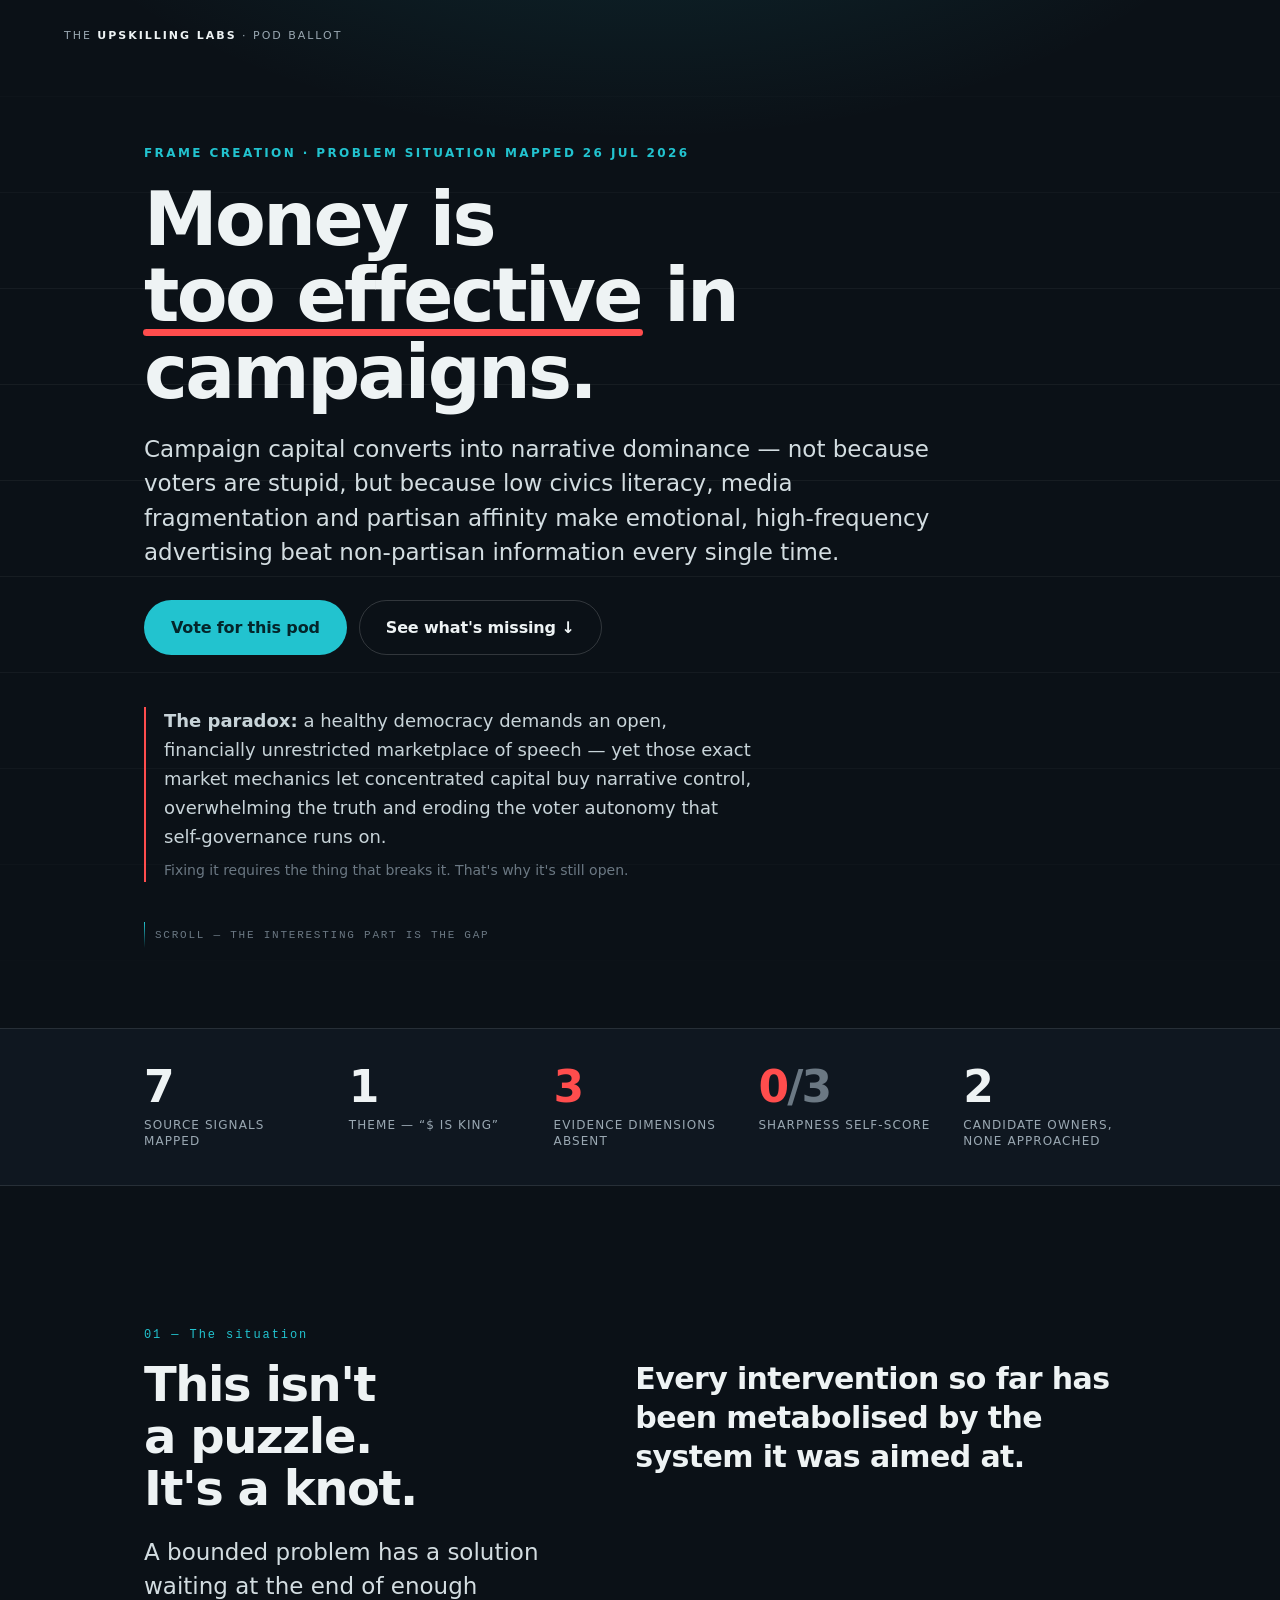
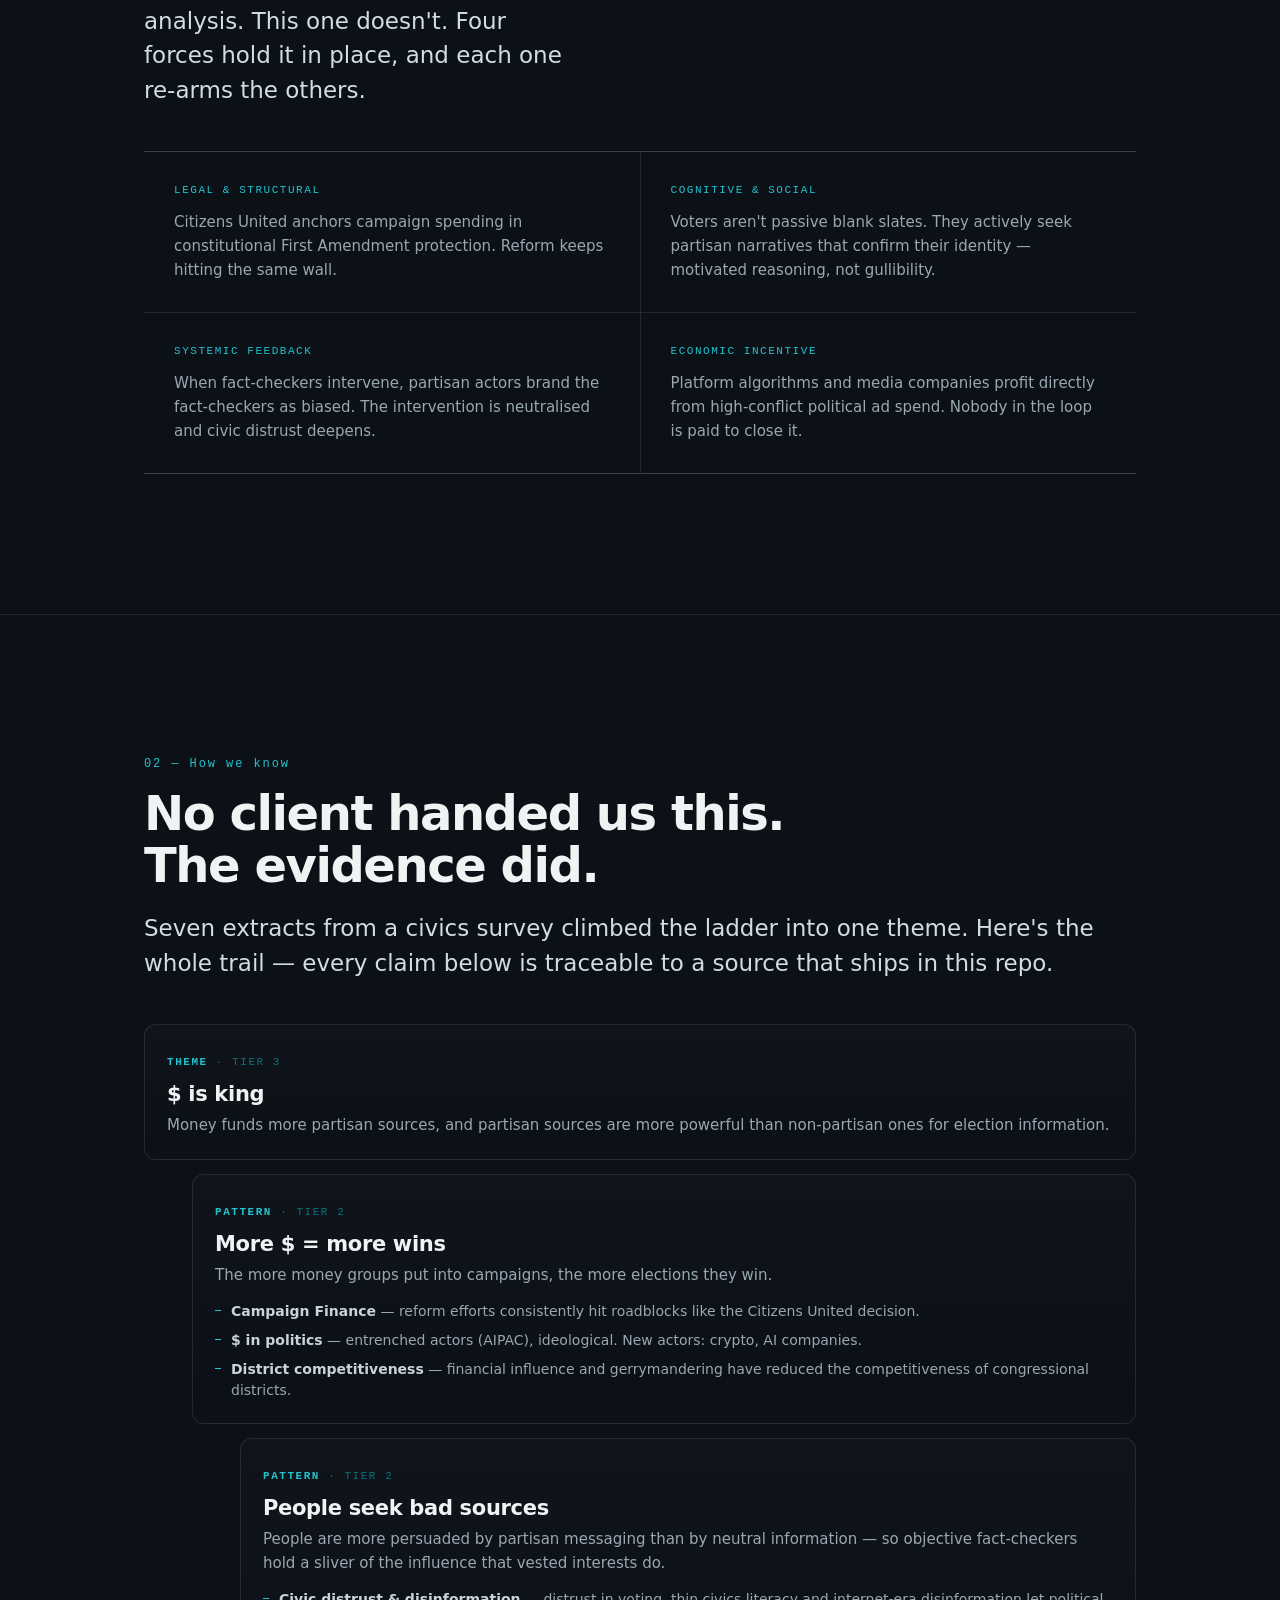
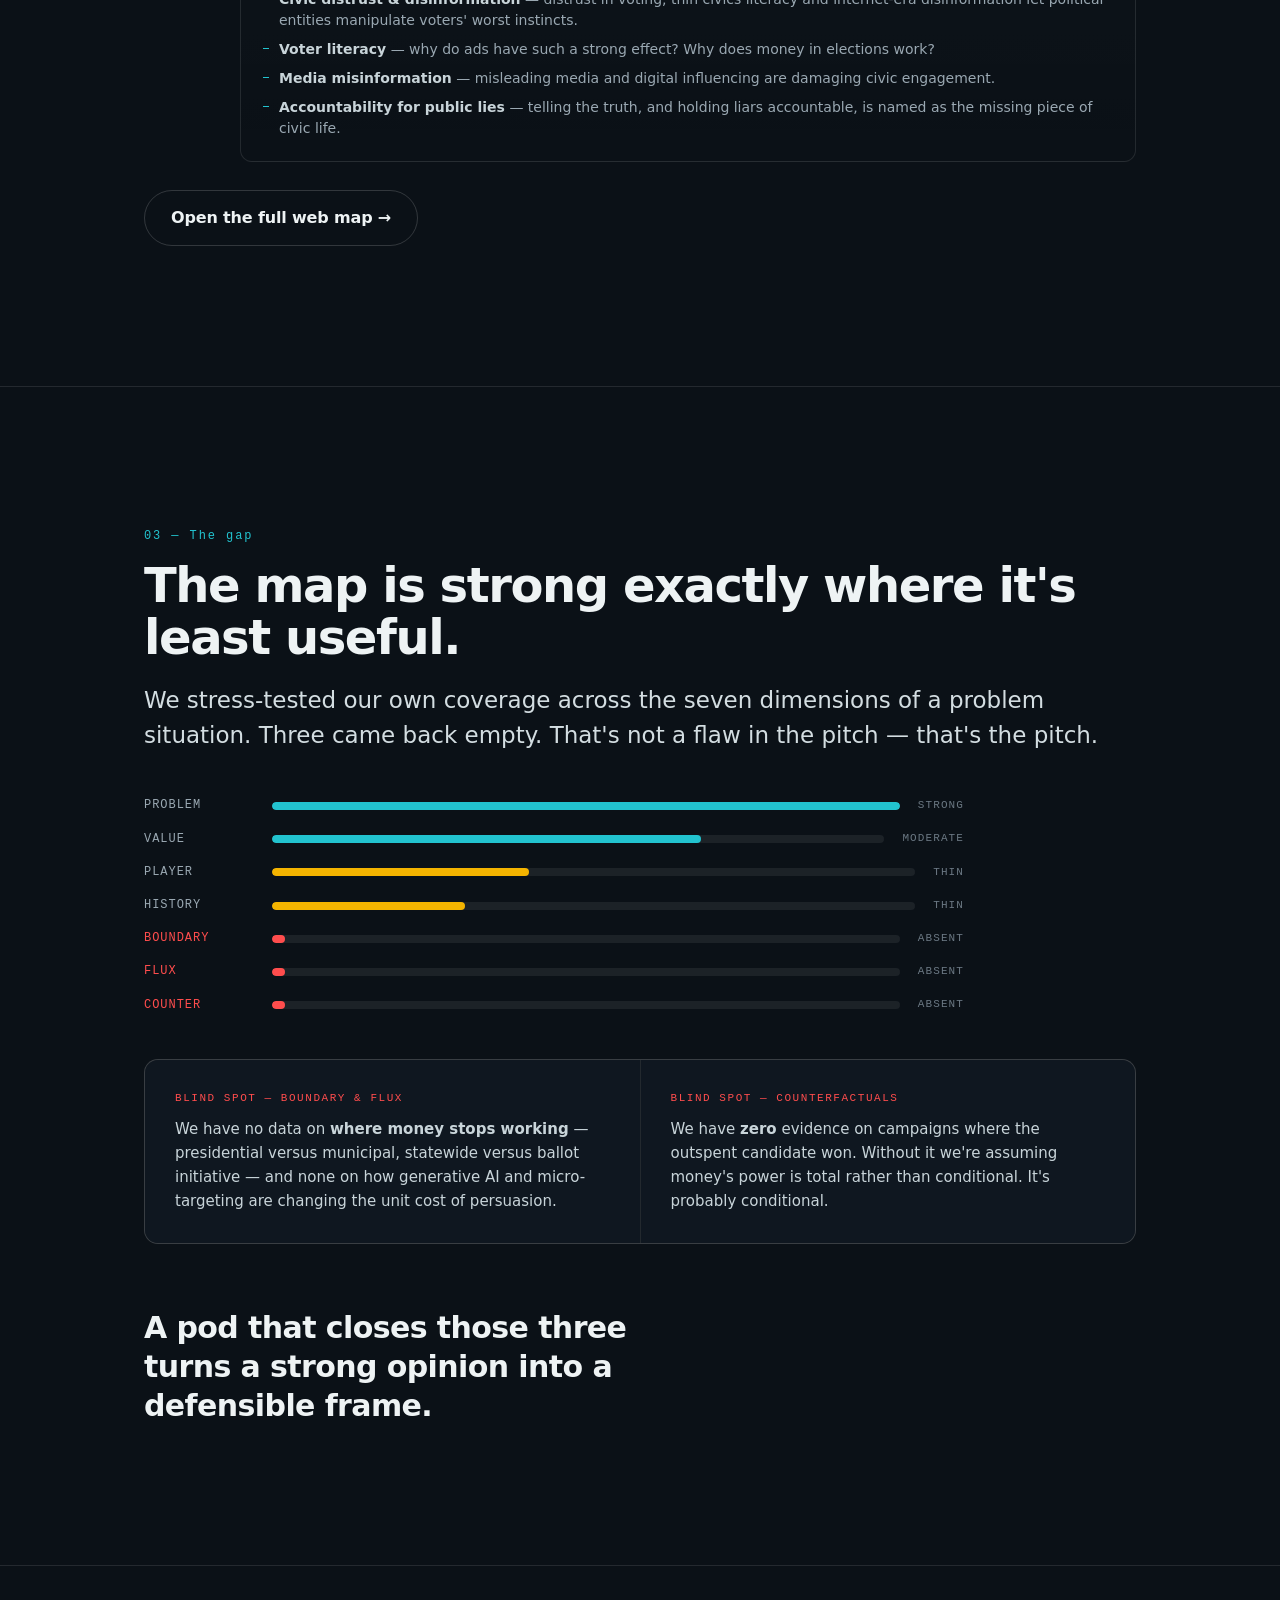
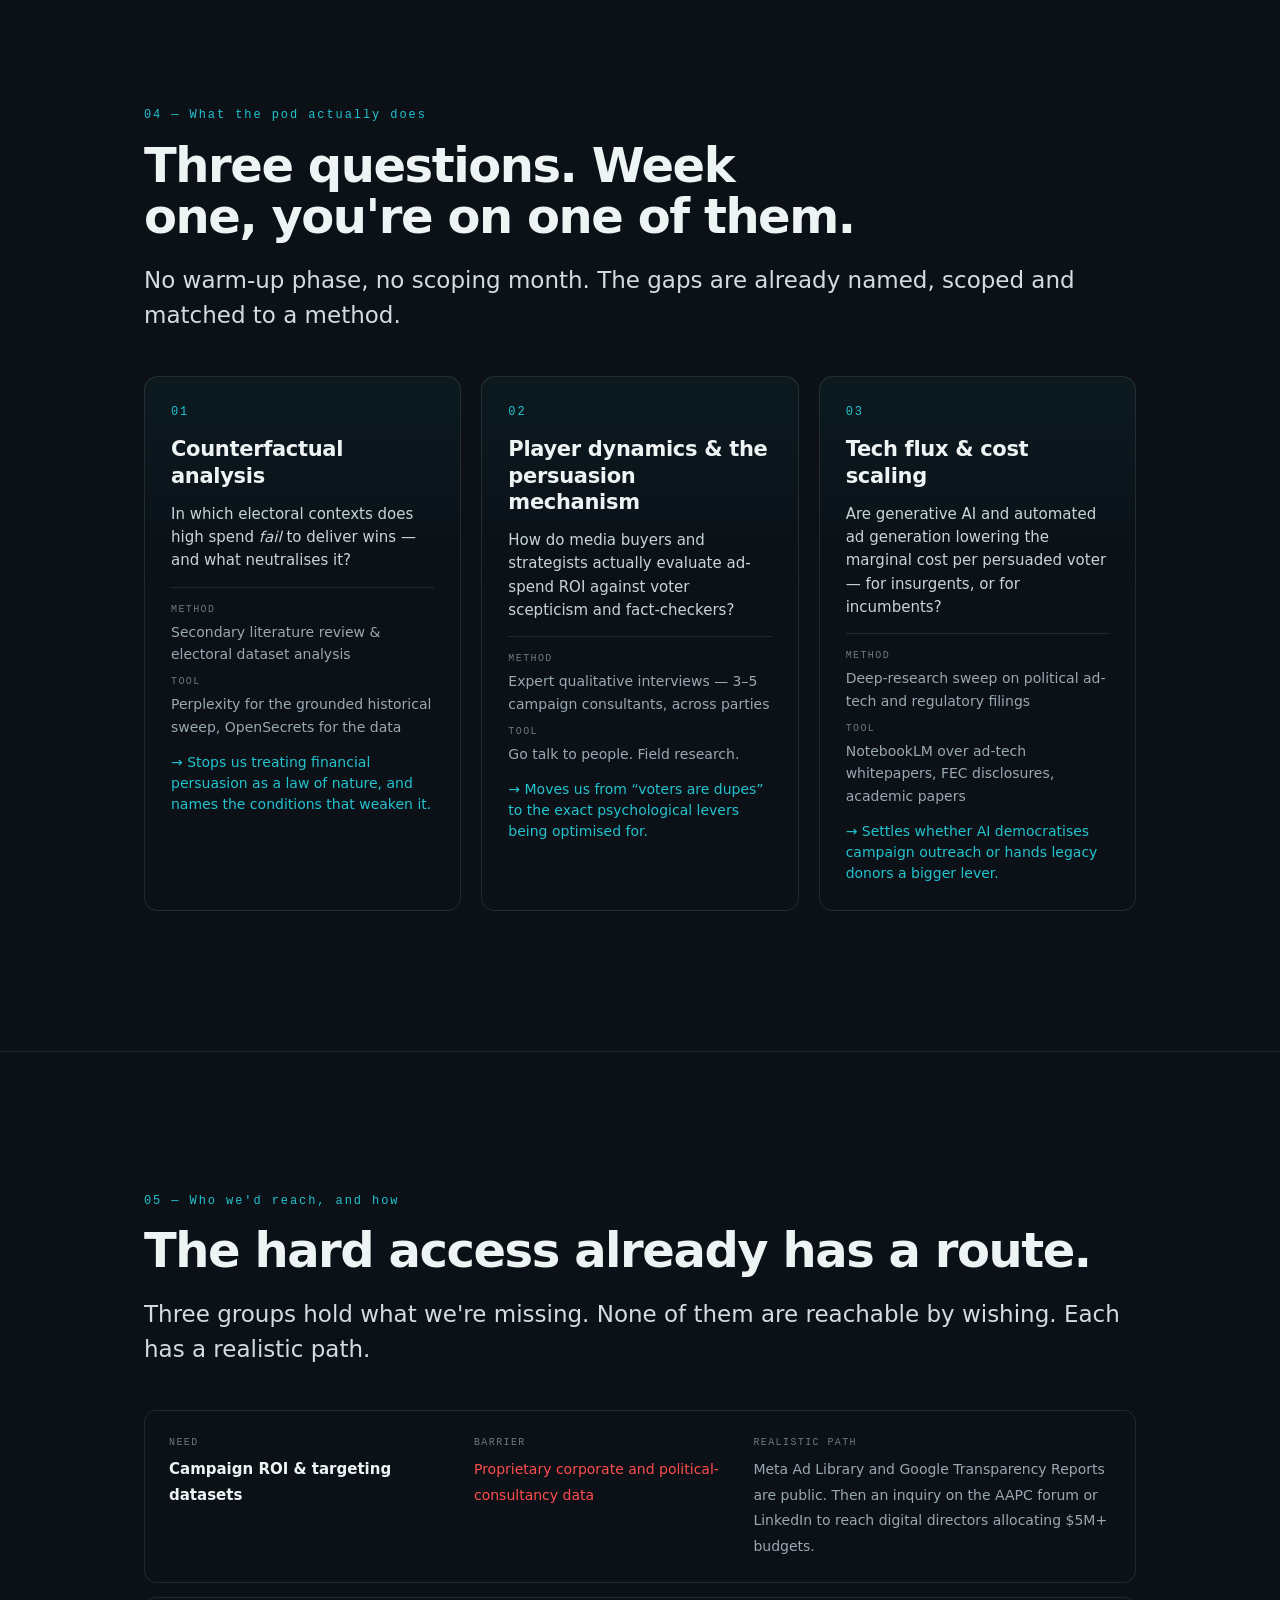
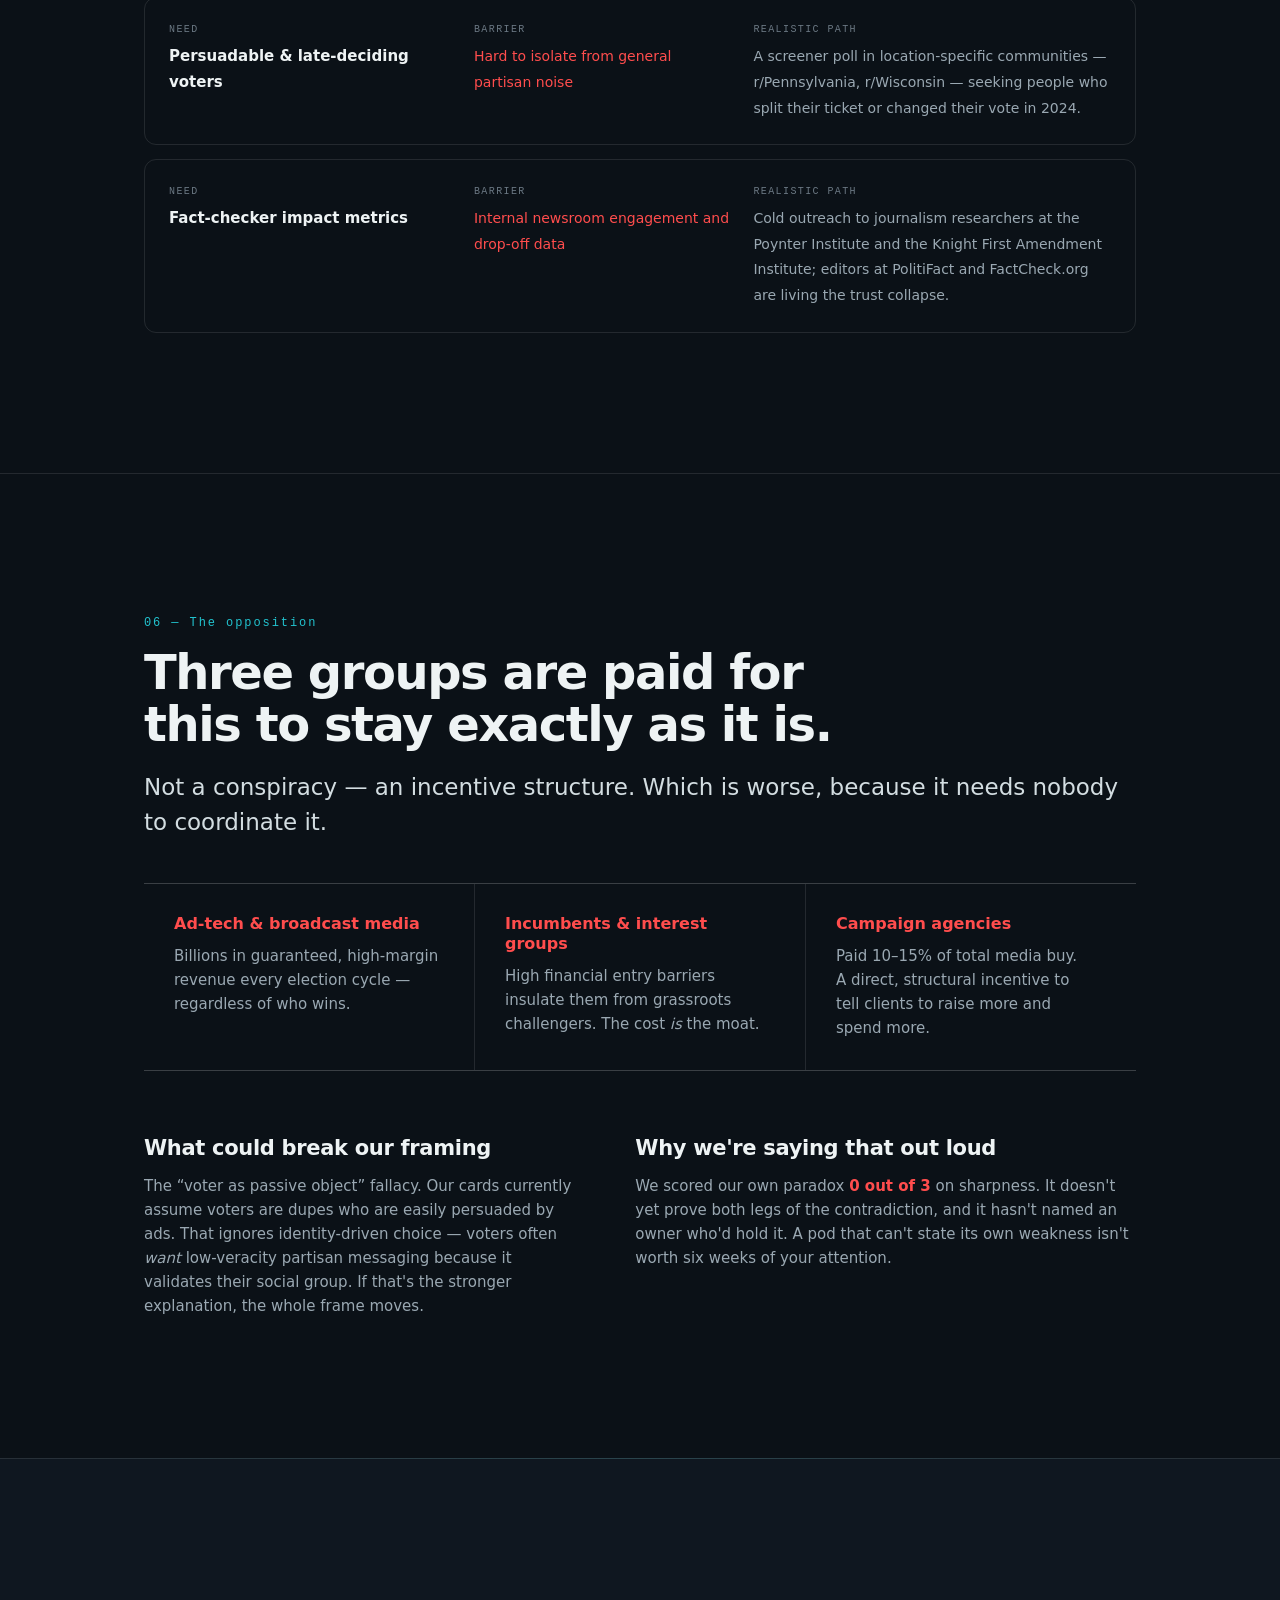
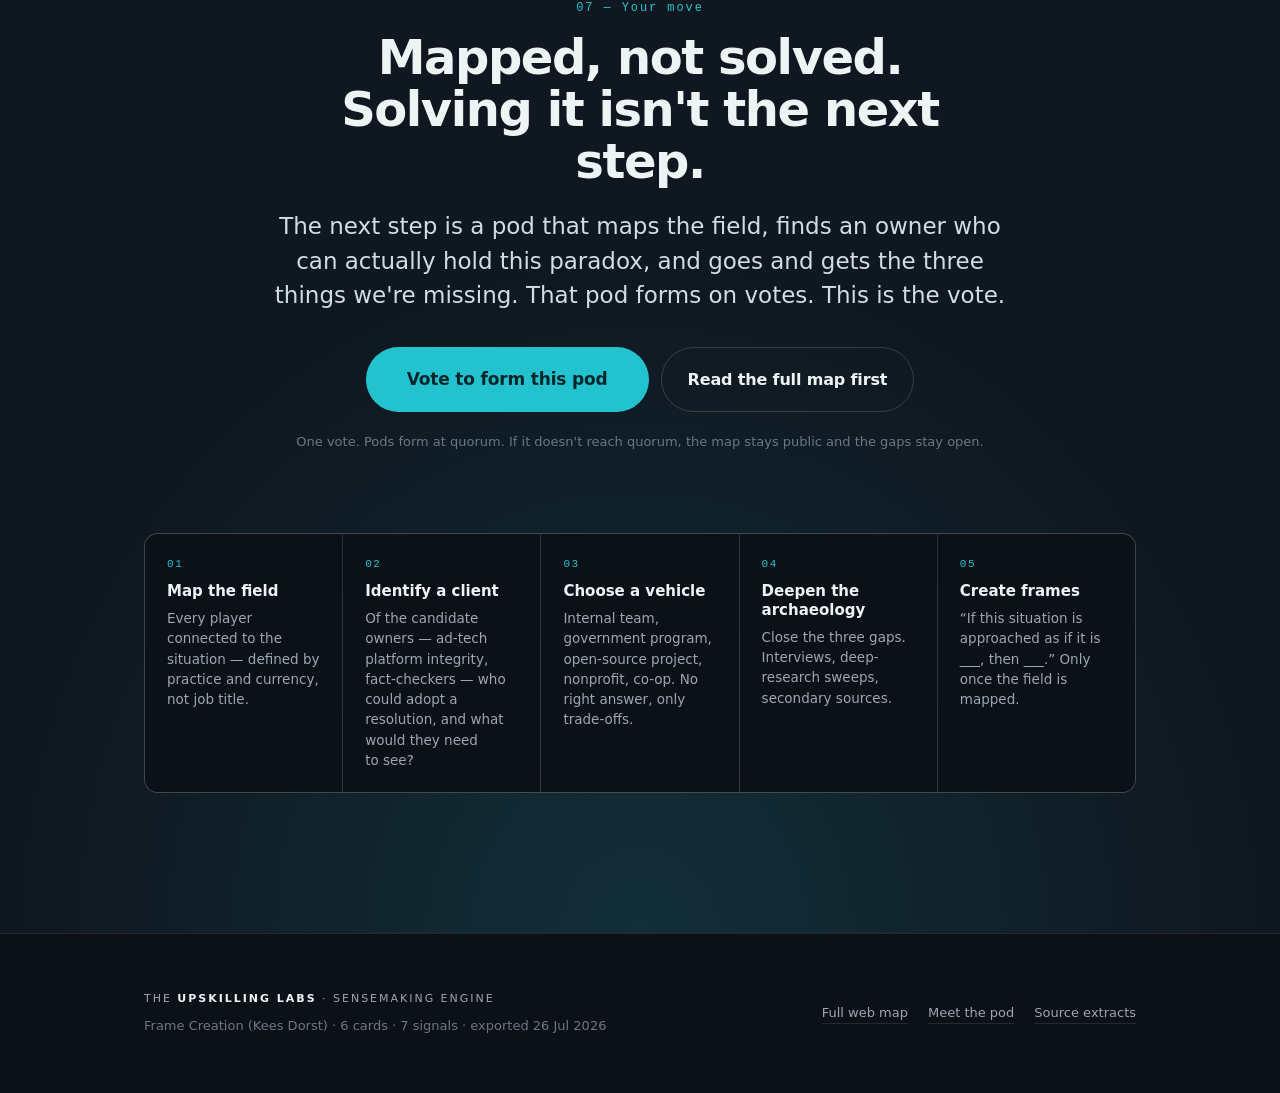
<file: index.html>
<!doctype html>
<html lang="en">
<head>
<meta charset="utf-8">
<meta name="viewport" content="width=device-width, initial-scale=1, viewport-fit=cover">
<meta name="color-scheme" content="dark">
<title>Money is too effective in campaigns — vote to form this pod</title>
<meta name="description" content="A Frame Creation map of how campaign capital converts into narrative dominance. Mapped, not solved. Vote to form the research pod that goes after what's missing.">
<meta property="og:title" content="Money is too effective in campaigns">
<meta property="og:description" content="7 signals in. Three blind spots wide open. Vote to form the pod.">
<meta property="og:type" content="website">
<style>
/* ————————————————————————————————————————————————
   The Upskilling Labs · Pod ballot
   One accent (teal). One tension colour (red). Type does the work.
   ———————————————————————————————————————————————— */
:root{
  --paper:#0b1117;
  --paper-2:#0f1720;
  --ink:#eef3f4;
  --fog:#9aa8b2;
  --fog-dim:#6b7883;
  --teal:#22c3cf;
  --teal-deep:#0e6f79;
  --red:#ff4d4d;
  --line:rgba(255,255,255,.10);
  --line-2:rgba(255,255,255,.16);
  --gutter:clamp(20px,5vw,64px);
  --measure:70ch;
  --sans:ui-sans-serif,system-ui,-apple-system,"Segoe UI",Roboto,Helvetica,Arial,sans-serif;
  --mono:ui-monospace,SFMono-Regular,Menlo,Consolas,"Liberation Mono",monospace;
}
*{box-sizing:border-box;margin:0;padding:0}
html{-webkit-text-size-adjust:100%;scroll-behavior:smooth}
body{
  background:var(--paper);color:var(--ink);font-family:var(--sans);
  line-height:1.6;-webkit-font-smoothing:antialiased;
  overflow-x:hidden;
}
@media (prefers-reduced-motion:reduce){
  html{scroll-behavior:auto}
  *,*::before,*::after{animation-duration:.001ms!important;transition-duration:.001ms!important}
}
a{color:inherit}
::selection{background:var(--teal);color:#04252a}

/* —— layout primitives —— */
.wrap{width:100%;max-width:1120px;margin:0 auto;padding-inline:var(--gutter)}
.narrow{max-width:var(--measure)}
section{padding-block:clamp(64px,11vw,140px);position:relative}
.rule{border:0;border-top:1px solid var(--line);margin:0}

/* —— type —— */
.eyebrow{
  font-size:clamp(10px,2.4vw,12px);letter-spacing:.2em;text-transform:uppercase;
  font-weight:700;color:var(--teal);
}
h1{
  font-size:clamp(34px,7.6vw,74px);line-height:1.03;letter-spacing:-.035em;
  font-weight:800;text-wrap:balance;
}
h2{
  font-size:clamp(26px,5.2vw,48px);line-height:1.08;letter-spacing:-.03em;
  font-weight:800;text-wrap:balance;
}
h3{font-size:clamp(17px,3vw,21px);line-height:1.25;letter-spacing:-.015em;font-weight:700}
.lede{font-size:clamp(17px,2.9vw,23px);line-height:1.5;color:#d3dde1;text-wrap:pretty}
p{text-wrap:pretty}
.muted{color:var(--fog)}
.dim{color:var(--fog-dim)}
.tag{
  display:inline-block;font-family:var(--mono);font-size:11px;letter-spacing:.1em;
  text-transform:uppercase;color:var(--fog);border:1px solid var(--line);
  border-radius:999px;padding:5px 11px;
}
.sec-no{
  display:block;font-family:var(--mono);font-size:12px;letter-spacing:.16em;
  color:var(--teal);margin-bottom:14px;
}

/* —— buttons —— */
.btn{
  display:inline-flex;align-items:center;justify-content:center;gap:10px;
  min-height:52px;padding:14px 26px;border-radius:999px;
  font-weight:700;font-size:16px;letter-spacing:-.01em;text-decoration:none;
  border:1px solid transparent;cursor:pointer;
  transition:transform .18s ease,background .18s ease,border-color .18s ease,color .18s ease;
}
.btn-primary{background:var(--teal);color:#04252a}
.btn-primary:hover{background:#4ad6e1;transform:translateY(-2px)}
.btn-ghost{border-color:var(--line-2);color:var(--ink)}
.btn-ghost:hover{border-color:var(--teal);color:var(--teal);transform:translateY(-2px)}
.btn:focus-visible,a:focus-visible{outline:2px solid var(--teal);outline-offset:3px;border-radius:4px}
.btn-row{display:flex;flex-wrap:wrap;gap:12px}

/* —— scroll progress —— */
#progress{
  position:fixed;top:0;left:0;height:2px;width:100%;transform:scaleX(0);
  transform-origin:0 50%;background:var(--teal);z-index:60;
}

/* —— top bar —— */
.topbar{
  position:fixed;top:0;left:0;right:0;z-index:50;
  display:flex;align-items:center;justify-content:space-between;gap:16px;
  padding:14px var(--gutter);
  padding-top:calc(14px + env(safe-area-inset-top));
  background:rgba(11,17,23,0);backdrop-filter:blur(0px);
  border-bottom:1px solid transparent;
  transition:background .3s ease,border-color .3s ease,backdrop-filter .3s ease;
}
.topbar.stuck{
  background:rgba(11,17,23,.82);backdrop-filter:blur(14px);
  -webkit-backdrop-filter:blur(14px);border-bottom-color:var(--line);
}
.brand{font-size:11px;letter-spacing:.18em;text-transform:uppercase;color:var(--fog)}
.brand b{color:var(--ink);font-weight:700}
.topbar .btn{min-height:44px;padding:10px 20px;font-size:14px}
.topbar .btn{opacity:0;transform:translateY(-6px);pointer-events:none;transition:opacity .3s ease,transform .3s ease,background .18s ease}
.topbar.stuck .btn{opacity:1;transform:none;pointer-events:auto}
@media (max-width:520px){.topbar .btn{display:none}}

/* ——————————————————————————————
   A T T E N T I O N  —  hero
   —————————————————————————————— */
.hero{
  min-height:100svh;display:flex;flex-direction:column;justify-content:center;
  padding-block:clamp(96px,16vh,160px) clamp(40px,8vh,80px);position:relative;overflow:hidden;
}
/* one restrained atmospheric element: a slow teal bloom + hairline grid */
.hero::before{
  content:"";position:absolute;inset:-20% -10% auto -10%;height:80%;
  background:radial-gradient(60% 60% at 50% 0%,rgba(34,195,207,.16),transparent 70%);
  pointer-events:none;
}
.hero::after{
  content:"";position:absolute;inset:0;pointer-events:none;opacity:.5;
  background-image:linear-gradient(var(--line) 1px,transparent 1px);
  background-size:100% 96px;
  mask-image:linear-gradient(180deg,transparent,#000 30%,#000 60%,transparent);
  -webkit-mask-image:linear-gradient(180deg,transparent,#000 30%,#000 60%,transparent);
}
.hero .wrap{position:relative;z-index:1}
.hero h1{margin:18px 0 0;max-width:16ch}
.hero h1 .mark{position:relative;white-space:nowrap}
.hero h1 .mark::after{
  content:"";position:absolute;left:-.02em;right:-.02em;bottom:.04em;height:.09em;
  background:var(--red);border-radius:99px;transform:scaleX(0);transform-origin:0 50%;
  animation:mark 1s cubic-bezier(.2,.7,.2,1) .7s forwards;
}
@keyframes mark{to{transform:scaleX(1)}}
.hero .lede{margin-top:22px;max-width:54ch}
.hero .btn-row{margin-top:30px}
.hero .paradox{
  margin-top:clamp(34px,5.5vw,52px);padding-left:18px;border-left:2px solid var(--red);
  max-width:60ch;
}
.hero .paradox p{font-size:clamp(15px,2.5vw,18px);color:#c8d4d9}
.hero .paradox .who{margin-top:8px;font-size:14px;color:var(--fog-dim)}

/* scroll cue */
.cue{
  margin-top:clamp(28px,4.5vh,44px);display:inline-flex;align-items:center;gap:10px;
  font-family:var(--mono);font-size:11px;letter-spacing:.16em;text-transform:uppercase;color:var(--fog-dim);
}
.cue span{display:block;width:1px;height:26px;background:linear-gradient(var(--teal),transparent);animation:drop 2.2s ease-in-out infinite}
@keyframes drop{0%,100%{opacity:.25;transform:translateY(-4px)}50%{opacity:1;transform:translateY(4px)}}

/* —— receipts strip —— */
.receipts{
  border-block:1px solid var(--line);background:var(--paper-2);
  padding-block:clamp(24px,4vw,36px);
}
.receipts .grid{
  display:grid;grid-template-columns:repeat(auto-fit,minmax(140px,1fr));
  gap:clamp(18px,3vw,32px);
}
.stat .n{
  display:block;font-size:clamp(28px,5.5vw,44px);font-weight:800;letter-spacing:-.04em;
  line-height:1;color:var(--ink);
}
.stat .n.warn{color:var(--red)}
.stat .k{
  display:block;margin-top:8px;font-size:12px;letter-spacing:.09em;text-transform:uppercase;
  color:var(--fog);line-height:1.35;
}

/* ——————————————————————————————
   I N T E R E S T
   —————————————————————————————— */
.pull{
  font-size:clamp(20px,3.6vw,30px);line-height:1.3;letter-spacing:-.02em;font-weight:600;
  color:var(--ink);max-width:26ch;
}
.cols{display:grid;gap:clamp(28px,5vw,56px);grid-template-columns:1fr}
@media (min-width:860px){.cols.two{grid-template-columns:minmax(0,1fr) minmax(0,1.15fr);align-items:start}}

.forces{list-style:none;display:grid;gap:1px;background:var(--line);border-block:1px solid var(--line);margin-top:clamp(28px,5vw,44px)}
@media (min-width:720px){.forces{grid-template-columns:1fr 1fr}}
.forces li{background:var(--paper);padding:clamp(20px,3.4vw,30px)}
.forces .k{
  display:block;font-family:var(--mono);font-size:11px;letter-spacing:.14em;text-transform:uppercase;
  color:var(--teal);margin-bottom:10px;
}
.forces p{color:var(--fog);font-size:15px}

/* evidence ladder */
.ladder{margin-top:clamp(28px,5vw,44px);display:grid;gap:14px}
.rung{
  border:1px solid var(--line);border-radius:12px;padding:clamp(16px,2.8vw,22px);
  background:linear-gradient(180deg,rgba(255,255,255,.02),transparent);
}
.rung .k{
  font-family:var(--mono);font-size:11px;letter-spacing:.14em;text-transform:uppercase;color:var(--teal-deep);
}
.rung .k b{color:var(--teal);font-weight:700}
.rung h3{margin:8px 0 6px}
.rung p{color:var(--fog);font-size:15px}
.rung.indent{margin-left:0}
@media (min-width:720px){.rung.indent{margin-left:clamp(20px,4vw,48px)}.rung.indent-2{margin-left:clamp(40px,8vw,96px)}}
.sig{list-style:none;margin-top:14px;display:grid;gap:8px}
.sig li{font-size:14px;color:var(--fog);padding-left:16px;position:relative;line-height:1.5}
.sig li::before{content:"";position:absolute;left:0;top:.62em;width:6px;height:1px;background:var(--teal)}
.sig b{color:#c8d4d9;font-weight:600}

/* ——————————————————————————————
   D E S I R E  —  the gap
   —————————————————————————————— */
.coverage{margin-top:clamp(28px,5vw,44px);display:grid;gap:14px;max-width:820px}
.cov{display:grid;grid-template-columns:88px 1fr;gap:14px;align-items:center}
@media (min-width:640px){.cov{grid-template-columns:110px 1fr auto;gap:18px}}
.cov .lbl{font-family:var(--mono);font-size:12px;letter-spacing:.08em;text-transform:uppercase;color:var(--fog)}
.cov .bar{position:relative;height:8px;border-radius:99px;background:rgba(255,255,255,.07);overflow:hidden}
.cov .bar i{
  position:absolute;inset:0 auto 0 0;width:var(--pct);border-radius:99px;
  background:var(--teal);transform-origin:0 50%;transform:scaleX(0);
  transition:transform .9s cubic-bezier(.2,.7,.2,1) var(--d,0s);
}
.is-in .cov .bar i{transform:scaleX(1)}
.cov[data-level="absent"] .bar i{background:var(--red)}
.cov[data-level="thin"] .bar i{background:#f4b400}
.cov .val{font-family:var(--mono);font-size:11px;letter-spacing:.1em;text-transform:uppercase;color:var(--fog-dim);justify-self:start}
@media (max-width:639px){.cov .val{display:none}}
.cov[data-level="absent"] .lbl{color:var(--red)}

.blindspots{
  margin-top:clamp(28px,5vw,44px);display:grid;gap:1px;background:var(--line);
  border:1px solid var(--line);border-radius:14px;overflow:hidden;
}
@media (min-width:760px){.blindspots{grid-template-columns:1fr 1fr}}
.blindspots div{background:var(--paper-2);padding:clamp(20px,3.4vw,30px)}
.blindspots .k{
  display:block;font-family:var(--mono);font-size:11px;letter-spacing:.14em;text-transform:uppercase;
  color:var(--red);margin-bottom:10px;
}
.blindspots p{color:#c8d4d9;font-size:15px}

/* the work */
.gaps{margin-top:clamp(28px,5vw,44px);display:grid;gap:clamp(16px,2.6vw,20px)}
@media (min-width:900px){.gaps{grid-template-columns:repeat(3,1fr)}}
.gap{
  border:1px solid var(--line);border-radius:14px;padding:clamp(20px,3.2vw,26px);
  display:flex;flex-direction:column;gap:14px;
  background:linear-gradient(180deg,rgba(34,195,207,.05),transparent 40%);
  transition:border-color .25s ease,transform .25s ease;
}
.gap:hover{border-color:var(--line-2);transform:translateY(-3px)}
.gap .no{font-family:var(--mono);font-size:12px;letter-spacing:.16em;color:var(--teal)}
.gap .q{font-size:15px;color:#c8d4d9;line-height:1.55}
.gap dl{display:grid;gap:9px;padding-top:14px;border-top:1px solid var(--line)}
.gap dt{font-family:var(--mono);font-size:10px;letter-spacing:.14em;text-transform:uppercase;color:var(--fog-dim)}
.gap dd{font-size:14px;color:var(--fog);margin-top:-6px}
.gap .change{font-size:14px;color:var(--teal);line-height:1.5}

/* who benefits */
.benefit{list-style:none;display:grid;gap:1px;background:var(--line);border-block:1px solid var(--line);margin-top:clamp(28px,5vw,44px)}
@media (min-width:820px){.benefit{grid-template-columns:repeat(3,1fr)}}
.benefit li{background:var(--paper);padding:clamp(20px,3.4vw,30px)}
.benefit h3{color:var(--red);font-size:16px;letter-spacing:0}
.benefit p{margin-top:10px;color:var(--fog);font-size:15px}

/* access */
.access{margin-top:clamp(28px,5vw,44px);display:grid;gap:14px}
.acc{
  border:1px solid var(--line);border-radius:12px;padding:clamp(18px,3vw,24px);
  display:grid;gap:12px;
}
@media (min-width:880px){.acc{grid-template-columns:1.1fr 1fr 1.4fr;gap:24px;align-items:start}}
.acc .need{font-weight:700;font-size:15px}
.acc .barrier{font-size:14px;color:var(--red)}
.acc .path{font-size:14px;color:var(--fog)}
.acc .cap{
  display:block;font-family:var(--mono);font-size:10px;letter-spacing:.14em;
  text-transform:uppercase;color:var(--fog-dim);margin-bottom:5px;
}

/* ——————————————————————————————
   A C T I O N
   —————————————————————————————— */
.action{
  position:relative;overflow:hidden;
  border-top:1px solid var(--line);
  background:
    radial-gradient(70% 90% at 50% 100%,rgba(34,195,207,.14),transparent 70%),
    var(--paper-2);
}
.action .wrap{position:relative;z-index:1;text-align:center}
.action h2{max-width:20ch;margin-inline:auto}
.action .lede{margin:22px auto 0;max-width:52ch}
.action .btn-row{justify-content:center;margin-top:34px}
.action .btn-primary{min-height:60px;padding:18px 40px;font-size:17px}
.fineprint{margin-top:20px;font-size:13px;color:var(--fog-dim)}

.next{
  margin-top:clamp(48px,8vw,80px);text-align:left;display:grid;gap:1px;
  background:var(--line);border:1px solid var(--line);border-radius:14px;overflow:hidden;
}
@media (min-width:620px){.next{grid-template-columns:repeat(2,1fr)}}
@media (min-width:1000px){.next{grid-template-columns:repeat(5,1fr)}}
.next li{background:var(--paper);padding:clamp(18px,2.6vw,22px);list-style:none}
.next .no{font-family:var(--mono);font-size:11px;letter-spacing:.14em;color:var(--teal);display:block;margin-bottom:9px}
.next h3{font-size:15px;letter-spacing:0}
.next p{margin-top:7px;font-size:13.5px;color:var(--fog);line-height:1.5}

/* sticky mobile CTA */
.sticky-cta{
  position:fixed;left:0;right:0;bottom:0;z-index:55;
  padding:12px var(--gutter);
  padding-bottom:calc(12px + env(safe-area-inset-bottom));
  background:rgba(11,17,23,.9);backdrop-filter:blur(14px);-webkit-backdrop-filter:blur(14px);
  border-top:1px solid var(--line);
  transform:translateY(110%);transition:transform .35s cubic-bezier(.2,.7,.2,1);
}
.sticky-cta.show{transform:none}
.sticky-cta .btn{width:100%}
@media (min-width:521px){.sticky-cta{display:none}}

/* footer */
footer{border-top:1px solid var(--line);padding-block:clamp(36px,6vw,56px);font-size:13px;color:var(--fog-dim)}
footer .row{display:flex;flex-wrap:wrap;gap:14px 28px;justify-content:space-between;align-items:center}
footer a{color:var(--fog);text-decoration:none;border-bottom:1px solid var(--line)}
footer a:hover{color:var(--teal);border-color:var(--teal)}
body.has-sticky footer{padding-bottom:calc(88px + env(safe-area-inset-bottom))}
@media (min-width:521px){body.has-sticky footer{padding-bottom:clamp(36px,6vw,56px)}}

/* reveal */
.reveal{opacity:0;transform:translateY(18px);transition:opacity .7s ease,transform .7s cubic-bezier(.2,.7,.2,1)}
.reveal.is-in{opacity:1;transform:none}
@media (prefers-reduced-motion:reduce){.reveal{opacity:1;transform:none}.hero h1 .mark::after{transform:scaleX(1)}.cov .bar i{transform:scaleX(1)}}
</style>
</head>
<body>

<div id="progress" aria-hidden="true"></div>

<header class="topbar" id="topbar">
  <div class="brand">The <b>Upskilling Labs</b> · Pod ballot</div>
  <a class="btn btn-primary" href="#vote">Vote for this pod</a>
</header>

<main>

<!-- ═══════════ A T T E N T I O N ═══════════ -->
<section class="hero" id="top">
  <div class="wrap">
    <p class="eyebrow">Frame Creation · Problem situation mapped 26 Jul 2026</p>

    <h1>Money is <span class="mark">too effective</span> in campaigns.</h1>

    <p class="lede">
      Campaign capital converts into narrative dominance — not because voters are
      stupid, but because low civics literacy, media fragmentation and partisan
      affinity make emotional, high-frequency advertising beat non-partisan
      information every single time.
    </p>

    <div class="btn-row">
      <a class="btn btn-primary" href="#vote">Vote for this pod</a>
      <a class="btn btn-ghost" href="#interest">See what's missing ↓</a>
    </div>

    <div class="paradox">
      <p>
        <b>The paradox:</b> a healthy democracy demands an open, financially
        unrestricted marketplace of speech — yet those exact market mechanics let
        concentrated capital buy narrative control, overwhelming the truth and
        eroding the voter autonomy that self-governance runs on.
      </p>
      <p class="who">Fixing it requires the thing that breaks it. That's why it's still open.</p>
    </div>

    <div class="cue"><span></span> Scroll — the interesting part is the gap</div>
  </div>
</section>

<!-- receipts -->
<div class="receipts reveal">
  <div class="wrap">
    <div class="grid">
      <div class="stat"><span class="n">7</span><span class="k">Source signals mapped</span></div>
      <div class="stat"><span class="n">1</span><span class="k">Theme — “$ is king”</span></div>
      <div class="stat"><span class="n warn">3</span><span class="k">Evidence dimensions absent</span></div>
      <div class="stat"><span class="n warn">0<span class="dim">/3</span></span><span class="k">Sharpness self-score</span></div>
      <div class="stat"><span class="n">2</span><span class="k">Candidate owners, none approached</span></div>
    </div>
  </div>
</div>

<!-- ═══════════ I N T E R E S T ═══════════ -->
<section id="interest">
  <div class="wrap">
    <span class="sec-no">01 — The situation</span>
    <div class="cols two">
      <div>
        <h2 class="reveal">This isn't a puzzle. It's a knot.</h2>
        <p class="lede reveal" style="margin-top:20px">
          A bounded problem has a solution waiting at the end of enough analysis.
          This one doesn't. Four forces hold it in place, and each one re-arms the
          others.
        </p>
      </div>
      <div>
        <p class="pull reveal">
          Every intervention so far has been metabolised by the system it was aimed at.
        </p>
      </div>
    </div>

    <ul class="forces reveal">
      <li>
        <span class="k">Legal &amp; structural</span>
        <p>Citizens United anchors campaign spending in constitutional First Amendment protection. Reform keeps hitting the same wall.</p>
      </li>
      <li>
        <span class="k">Cognitive &amp; social</span>
        <p>Voters aren't passive blank slates. They actively seek partisan narratives that confirm their identity — motivated reasoning, not gullibility.</p>
      </li>
      <li>
        <span class="k">Systemic feedback</span>
        <p>When fact-checkers intervene, partisan actors brand the fact-checkers as biased. The intervention is neutralised and civic distrust deepens.</p>
      </li>
      <li>
        <span class="k">Economic incentive</span>
        <p>Platform algorithms and media companies profit directly from high-conflict political ad spend. Nobody in the loop is paid to close it.</p>
      </li>
    </ul>
  </div>
</section>

<hr class="rule">

<section>
  <div class="wrap">
    <span class="sec-no">02 — How we know</span>
    <h2 class="reveal">No client handed us this.<br>The evidence did.</h2>
    <p class="lede narrow reveal" style="margin-top:20px">
      Seven extracts from a civics survey climbed the ladder into one theme. Here's
      the whole trail — every claim below is traceable to a source that ships in
      this repo.
    </p>

    <div class="ladder">
      <div class="rung reveal">
        <span class="k"><b>Theme</b> · tier 3</span>
        <h3>$ is king</h3>
        <p>Money funds more partisan sources, and partisan sources are more powerful than non-partisan ones for election information.</p>
      </div>

      <div class="rung indent reveal">
        <span class="k"><b>Pattern</b> · tier 2</span>
        <h3>More $ = more wins</h3>
        <p>The more money groups put into campaigns, the more elections they win.</p>
        <ul class="sig">
          <li><b>Campaign Finance</b> — reform efforts consistently hit roadblocks like the Citizens United decision.</li>
          <li><b>$ in politics</b> — entrenched actors (AIPAC), ideological. New actors: crypto, AI companies.</li>
          <li><b>District competitiveness</b> — financial influence and gerrymandering have reduced the competitiveness of congressional districts.</li>
        </ul>
      </div>

      <div class="rung indent indent-2 reveal">
        <span class="k"><b>Pattern</b> · tier 2</span>
        <h3>People seek bad sources</h3>
        <p>People are more persuaded by partisan messaging than by neutral information — so objective fact-checkers hold a sliver of the influence that vested interests do.</p>
        <ul class="sig">
          <li><b>Civic distrust &amp; disinformation</b> — distrust in voting, thin civics literacy and internet-era disinformation let political entities manipulate voters' worst instincts.</li>
          <li><b>Voter literacy</b> — why do ads have such a strong effect? Why does money in elections work?</li>
          <li><b>Media misinformation</b> — misleading media and digital influencing are damaging civic engagement.</li>
          <li><b>Accountability for public lies</b> — telling the truth, and holding liars accountable, is named as the missing piece of civic life.</li>
        </ul>
      </div>
    </div>

    <p class="reveal" style="margin-top:28px"><a class="btn btn-ghost" href="./report.html">Open the full web map →</a></p>
  </div>
</section>

<hr class="rule">

<!-- ═══════════ D E S I R E ═══════════ -->
<section id="desire">
  <div class="wrap">
    <span class="sec-no">03 — The gap</span>
    <h2 class="reveal">The map is strong exactly where it's<br>least useful.</h2>
    <p class="lede narrow reveal" style="margin-top:20px">
      We stress-tested our own coverage across the seven dimensions of a problem
      situation. Three came back empty. That's not a flaw in the pitch — that's
      the pitch.
    </p>

    <div class="coverage reveal">
      <div class="cov" data-level="strong"><span class="lbl">Problem</span><span class="bar"><i style="--pct:100%;--d:.0s"></i></span><span class="val">Strong</span></div>
      <div class="cov" data-level="mod"><span class="lbl">Value</span><span class="bar"><i style="--pct:70%;--d:.08s"></i></span><span class="val">Moderate</span></div>
      <div class="cov" data-level="thin"><span class="lbl">Player</span><span class="bar"><i style="--pct:40%;--d:.16s"></i></span><span class="val">Thin</span></div>
      <div class="cov" data-level="thin"><span class="lbl">History</span><span class="bar"><i style="--pct:30%;--d:.24s"></i></span><span class="val">Thin</span></div>
      <div class="cov" data-level="absent"><span class="lbl">Boundary</span><span class="bar"><i style="--pct:2%;--d:.32s"></i></span><span class="val">Absent</span></div>
      <div class="cov" data-level="absent"><span class="lbl">Flux</span><span class="bar"><i style="--pct:2%;--d:.40s"></i></span><span class="val">Absent</span></div>
      <div class="cov" data-level="absent"><span class="lbl">Counter</span><span class="bar"><i style="--pct:2%;--d:.48s"></i></span><span class="val">Absent</span></div>
    </div>

    <div class="blindspots reveal">
      <div>
        <span class="k">Blind spot — boundary &amp; flux</span>
        <p>We have no data on <b>where money stops working</b> — presidential versus municipal, statewide versus ballot initiative — and none on how generative AI and micro-targeting are changing the unit cost of persuasion.</p>
      </div>
      <div>
        <span class="k">Blind spot — counterfactuals</span>
        <p>We have <b>zero</b> evidence on campaigns where the outspent candidate won. Without it we're assuming money's power is total rather than conditional. It's probably conditional.</p>
      </div>
    </div>

    <p class="pull reveal" style="margin-top:clamp(40px,7vw,64px)">
      A pod that closes those three turns a strong opinion into a defensible frame.
    </p>
  </div>
</section>

<hr class="rule">

<section>
  <div class="wrap">
    <span class="sec-no">04 — What the pod actually does</span>
    <h2 class="reveal">Three questions. Week one, you're on one of them.</h2>
    <p class="lede narrow reveal" style="margin-top:20px">
      No warm-up phase, no scoping month. The gaps are already named, scoped and
      matched to a method.
    </p>

    <div class="gaps">
      <article class="gap reveal">
        <span class="no">01</span>
        <h3>Counterfactual analysis</h3>
        <p class="q">In which electoral contexts does high spend <em>fail</em> to deliver wins — and what neutralises it?</p>
        <dl>
          <dt>Method</dt><dd>Secondary literature review &amp; electoral dataset analysis</dd>
          <dt>Tool</dt><dd>Perplexity for the grounded historical sweep, OpenSecrets for the data</dd>
        </dl>
        <p class="change">→ Stops us treating financial persuasion as a law of nature, and names the conditions that weaken it.</p>
      </article>

      <article class="gap reveal">
        <span class="no">02</span>
        <h3>Player dynamics &amp; the persuasion mechanism</h3>
        <p class="q">How do media buyers and strategists actually evaluate ad-spend ROI against voter scepticism and fact-checkers?</p>
        <dl>
          <dt>Method</dt><dd>Expert qualitative interviews — 3–5 campaign consultants, across parties</dd>
          <dt>Tool</dt><dd>Go talk to people. Field research.</dd>
        </dl>
        <p class="change">→ Moves us from “voters are dupes” to the exact psychological levers being optimised for.</p>
      </article>

      <article class="gap reveal">
        <span class="no">03</span>
        <h3>Tech flux &amp; cost scaling</h3>
        <p class="q">Are generative AI and automated ad generation lowering the marginal cost per persuaded voter — for insurgents, or for incumbents?</p>
        <dl>
          <dt>Method</dt><dd>Deep-research sweep on political ad-tech and regulatory filings</dd>
          <dt>Tool</dt><dd>NotebookLM over ad-tech whitepapers, FEC disclosures, academic papers</dd>
        </dl>
        <p class="change">→ Settles whether AI democratises campaign outreach or hands legacy donors a bigger lever.</p>
      </article>
    </div>
  </div>
</section>

<hr class="rule">

<section>
  <div class="wrap">
    <span class="sec-no">05 — Who we'd reach, and how</span>
    <h2 class="reveal">The hard access already has a route.</h2>
    <p class="lede narrow reveal" style="margin-top:20px">
      Three groups hold what we're missing. None of them are reachable by wishing.
      Each has a realistic path.
    </p>

    <div class="access">
      <div class="acc reveal">
        <div><span class="cap">Need</span><span class="need">Campaign ROI &amp; targeting datasets</span></div>
        <div><span class="cap">Barrier</span><span class="barrier">Proprietary corporate and political-consultancy data</span></div>
        <div><span class="cap">Realistic path</span><span class="path">Meta Ad Library and Google Transparency Reports are public. Then an inquiry on the AAPC forum or LinkedIn to reach digital directors allocating $5M+ budgets.</span></div>
      </div>
      <div class="acc reveal">
        <div><span class="cap">Need</span><span class="need">Persuadable &amp; late-deciding voters</span></div>
        <div><span class="cap">Barrier</span><span class="barrier">Hard to isolate from general partisan noise</span></div>
        <div><span class="cap">Realistic path</span><span class="path">A screener poll in location-specific communities — r/Pennsylvania, r/Wisconsin — seeking people who split their ticket or changed their vote in 2024.</span></div>
      </div>
      <div class="acc reveal">
        <div><span class="cap">Need</span><span class="need">Fact-checker impact metrics</span></div>
        <div><span class="cap">Barrier</span><span class="barrier">Internal newsroom engagement and drop-off data</span></div>
        <div><span class="cap">Realistic path</span><span class="path">Cold outreach to journalism researchers at the Poynter Institute and the Knight First Amendment Institute; editors at PolitiFact and FactCheck.org are living the trust collapse.</span></div>
      </div>
    </div>
  </div>
</section>

<hr class="rule">

<section>
  <div class="wrap">
    <span class="sec-no">06 — The opposition</span>
    <h2 class="reveal">Three groups are paid for this to stay exactly as it is.</h2>
    <p class="lede narrow reveal" style="margin-top:20px">
      Not a conspiracy — an incentive structure. Which is worse, because it needs
      nobody to coordinate it.
    </p>

    <ul class="benefit reveal">
      <li>
        <h3>Ad-tech &amp; broadcast media</h3>
        <p>Billions in guaranteed, high-margin revenue every election cycle — regardless of who wins.</p>
      </li>
      <li>
        <h3>Incumbents &amp; interest groups</h3>
        <p>High financial entry barriers insulate them from grassroots challengers. The cost <em>is</em> the moat.</p>
      </li>
      <li>
        <h3>Campaign agencies</h3>
        <p>Paid 10–15% of total media buy. A direct, structural incentive to tell clients to raise more and spend more.</p>
      </li>
    </ul>

    <div class="cols two" style="margin-top:clamp(40px,7vw,64px)">
      <div>
        <h3 class="reveal">What could break our framing</h3>
        <p class="reveal muted" style="margin-top:12px;font-size:15px">
          The “voter as passive object” fallacy. Our cards currently assume voters
          are dupes who are easily persuaded by ads. That ignores identity-driven
          choice — voters often <em>want</em> low-veracity partisan messaging
          because it validates their social group. If that's the stronger
          explanation, the whole frame moves.
        </p>
      </div>
      <div>
        <h3 class="reveal">Why we're saying that out loud</h3>
        <p class="reveal muted" style="margin-top:12px;font-size:15px">
          We scored our own paradox <b style="color:var(--red)">0 out of 3</b> on
          sharpness. It doesn't yet prove both legs of the contradiction, and it
          hasn't named an owner who'd hold it. A pod that can't state its own
          weakness isn't worth six weeks of your attention.
        </p>
      </div>
    </div>
  </div>
</section>

<!-- ═══════════ A C T I O N ═══════════ -->
<section class="action" id="vote">
  <div class="wrap">
    <span class="sec-no" style="text-align:center">07 — Your move</span>
    <h2 class="reveal">Mapped, not solved.<br>Solving it isn't the next step.</h2>
    <p class="lede reveal">
      The next step is a pod that maps the field, finds an owner who can actually
      hold this paradox, and goes and gets the three things we're missing. That
      pod forms on votes. This is the vote.
    </p>

    <!-- Replace "#vote-form" with the real ballot URL — it is the only link to change. -->
    <div class="btn-row reveal">
      <a class="btn btn-primary" href="#vote-form" id="vote-cta">Vote to form this pod</a>
      <a class="btn btn-ghost" href="./report.html">Read the full map first</a>
    </div>
    <p class="fineprint reveal">
      One vote. Pods form at quorum. If it doesn't reach quorum, the map stays
      public and the gaps stay open.
    </p>

    <ul class="next reveal">
      <li><span class="no">01</span><h3>Map the field</h3><p>Every player connected to the situation — defined by practice and currency, not job title.</p></li>
      <li><span class="no">02</span><h3>Identify a client</h3><p>Of the candidate owners — ad-tech platform integrity, fact-checkers — who could adopt a resolution, and what would they need to see?</p></li>
      <li><span class="no">03</span><h3>Choose a vehicle</h3><p>Internal team, government program, open-source project, nonprofit, co-op. No right answer, only trade-offs.</p></li>
      <li><span class="no">04</span><h3>Deepen the archaeology</h3><p>Close the three gaps. Interviews, deep-research sweeps, secondary sources.</p></li>
      <li><span class="no">05</span><h3>Create frames</h3><p>“If this situation is approached as if it is ___, then ___.” Only once the field is mapped.</p></li>
    </ul>
  </div>
</section>

</main>

<footer>
  <div class="wrap">
    <div class="row">
      <div>
        <div class="brand">The <b>Upskilling Labs</b> · Sensemaking Engine</div>
        <p style="margin-top:8px">Frame Creation (Kees Dorst) · 6 cards · 7 signals · exported 26 Jul 2026</p>
      </div>
      <div style="display:flex;gap:20px;flex-wrap:wrap">
        <a href="./report.html">Full web map</a>
        <a href="./slides.html">Meet the pod</a>
        <a href="./data/extracts.csv">Source extracts</a>
      </div>
    </div>
  </div>
</footer>

<div class="sticky-cta" id="sticky">
  <a class="btn btn-primary" href="#vote-form">Vote to form this pod</a>
</div>

<script>
(function(){
  var reduce = window.matchMedia('(prefers-reduced-motion: reduce)').matches;

  /* scroll progress + sticky chrome */
  var progress = document.getElementById('progress');
  var topbar   = document.getElementById('topbar');
  var sticky   = document.getElementById('sticky');
  var vote     = document.getElementById('vote');
  var ticking  = false;

  document.body.classList.add('has-sticky');

  function onScroll(){
    var y = window.scrollY || window.pageYOffset;
    var h = document.documentElement.scrollHeight - window.innerHeight;
    progress.style.transform = 'scaleX(' + (h > 0 ? Math.min(y / h, 1) : 0) + ')';
    topbar.classList.toggle('stuck', y > 80);

    /* show the mobile bar once past the hero, hide it over the real CTA */
    var past = y > window.innerHeight * 0.85;
    var atVote = vote.getBoundingClientRect().top < window.innerHeight * 0.9;
    sticky.classList.toggle('show', past && !atVote);
    ticking = false;
  }
  window.addEventListener('scroll', function(){
    if(!ticking){ ticking = true; window.requestAnimationFrame(onScroll); }
  }, {passive:true});
  onScroll();

  /* reveals */
  var targets = document.querySelectorAll('.reveal');
  if(reduce || !('IntersectionObserver' in window)){
    targets.forEach(function(el){ el.classList.add('is-in'); });
  } else {
    var io = new IntersectionObserver(function(entries){
      entries.forEach(function(e){
        if(e.isIntersecting){ e.target.classList.add('is-in'); io.unobserve(e.target); }
      });
    }, {rootMargin:'0px 0px -8% 0px', threshold:0.12});
    targets.forEach(function(el){ io.observe(el); });
  }

  /* placeholder ballot link: tell people plainly instead of jumping nowhere */
  document.querySelectorAll('a[href="#vote-form"]').forEach(function(a){
    a.addEventListener('click', function(ev){
      ev.preventDefault();
      document.getElementById('vote').scrollIntoView({behavior: reduce ? 'auto' : 'smooth'});
      a.textContent = 'Ballot link goes here →';
      setTimeout(function(){ a.textContent = 'Vote to form this pod'; }, 2600);
    });
  });
})();
</script>
</body>
</html>
</file>
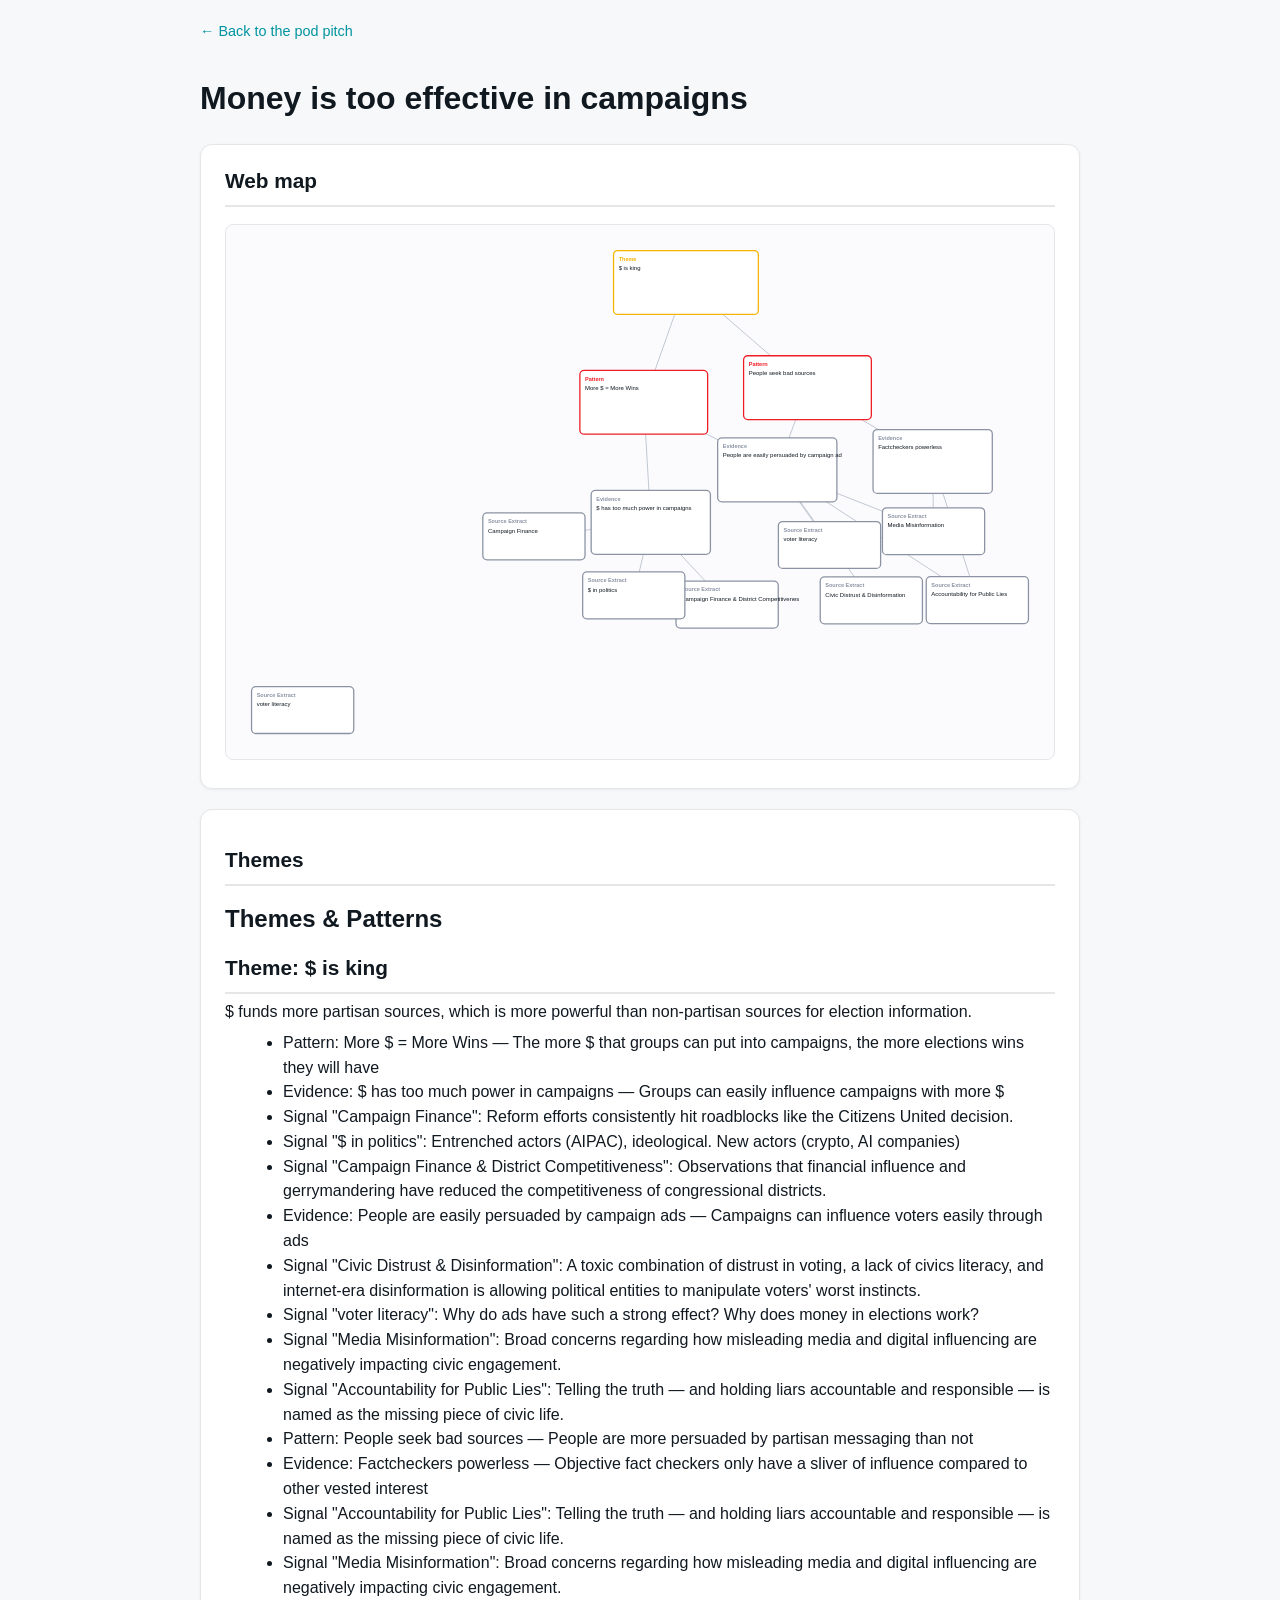
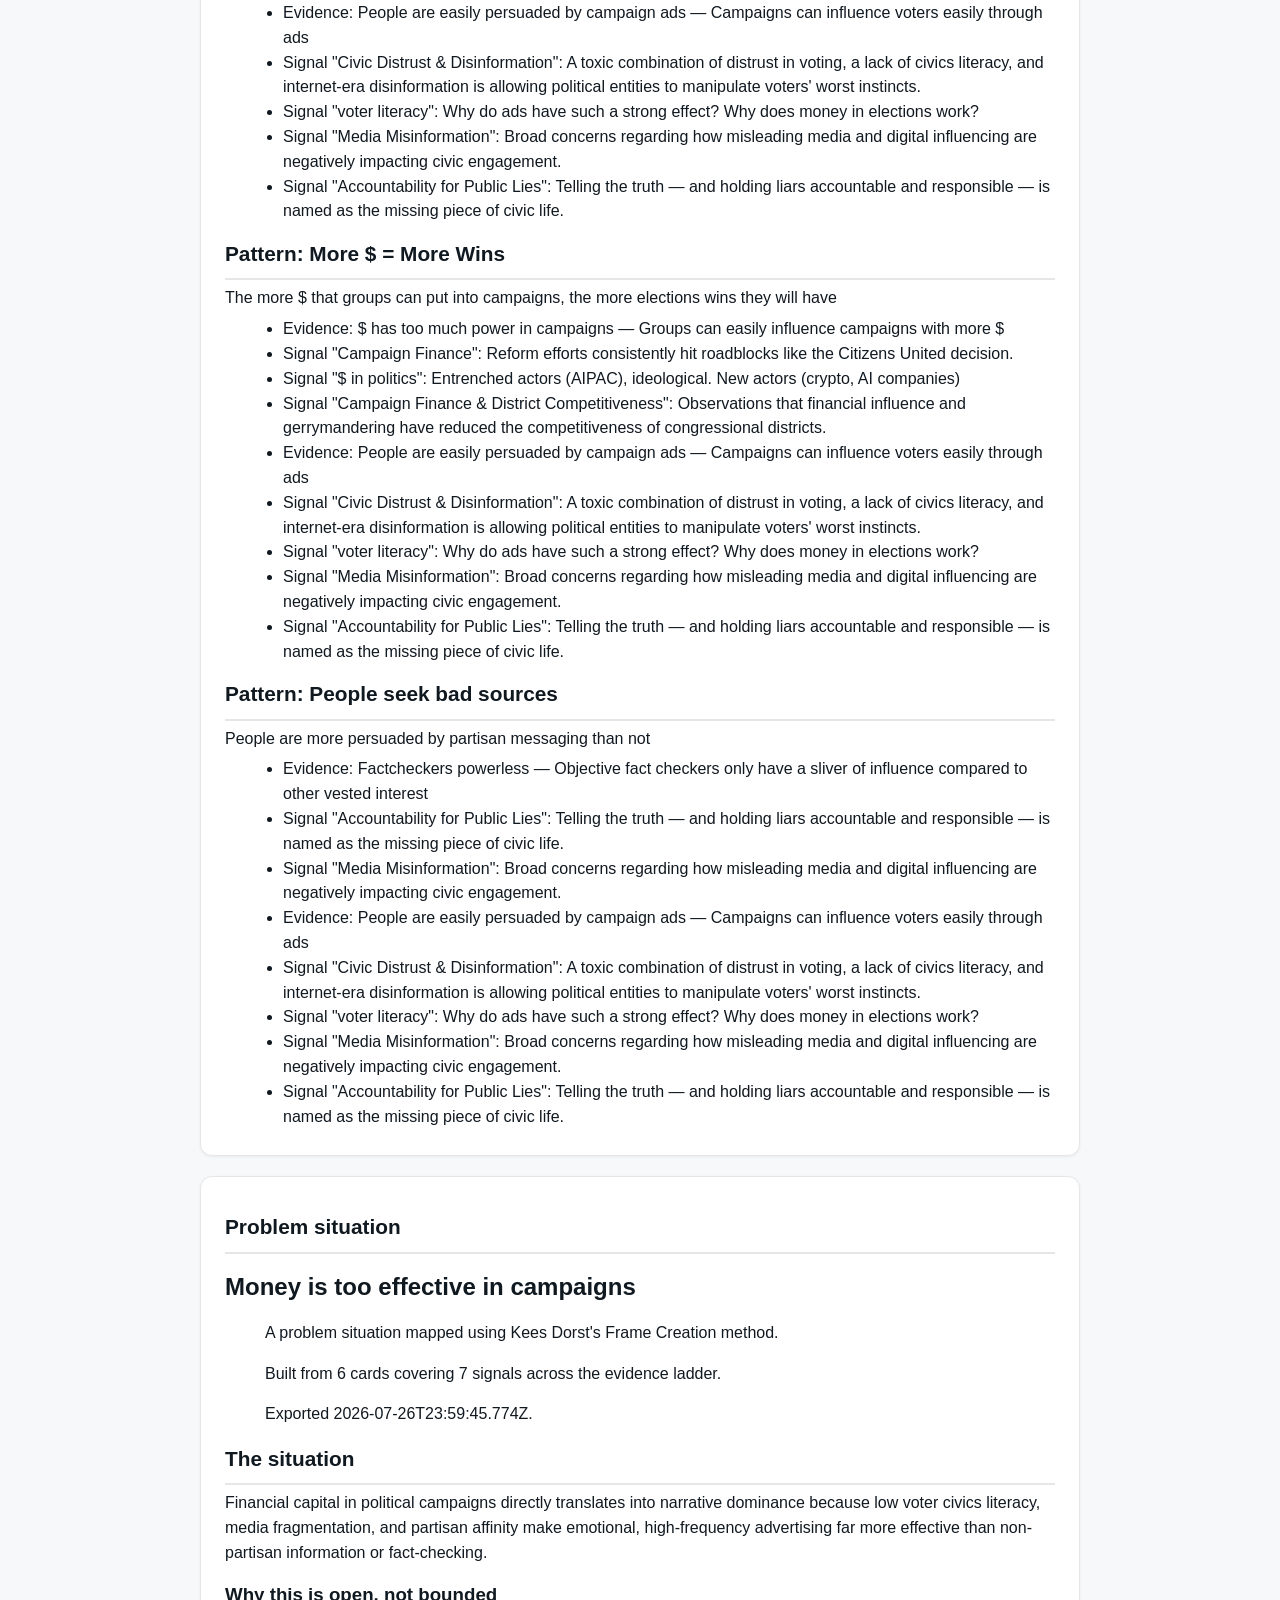
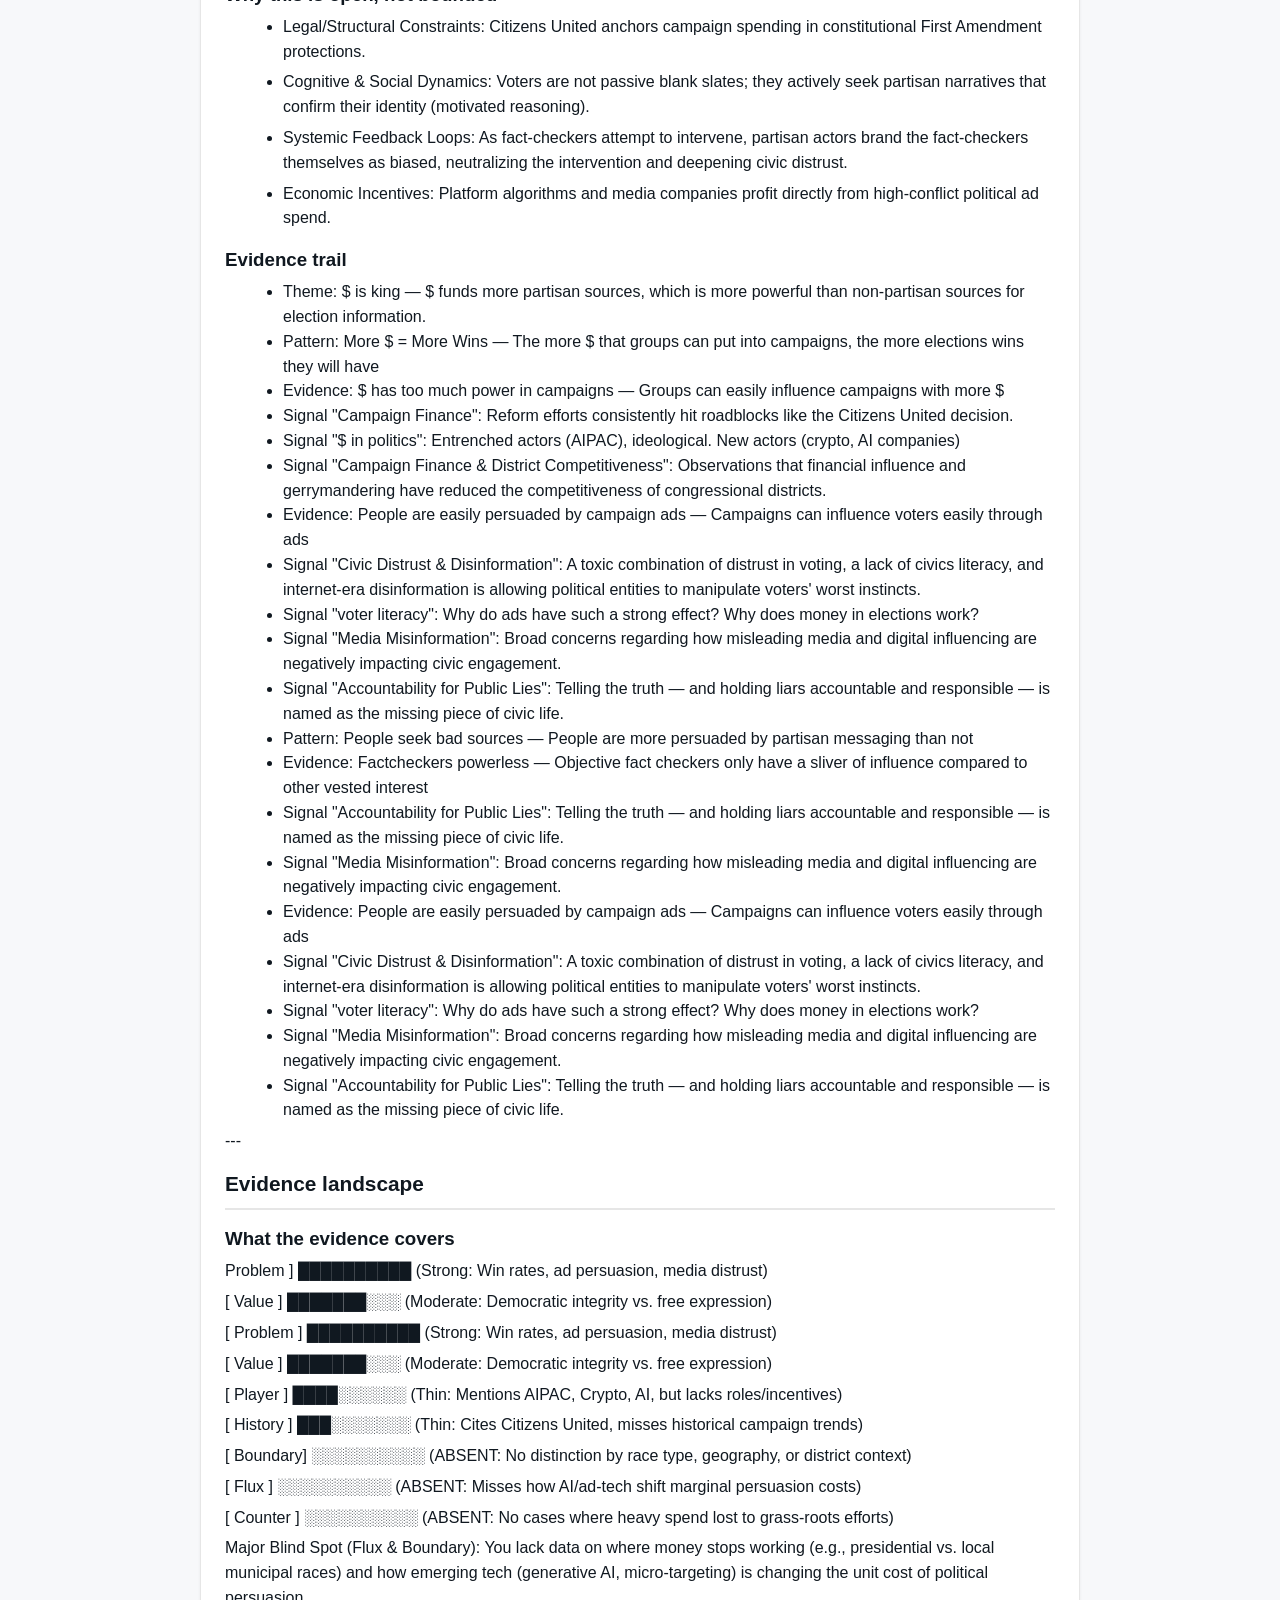
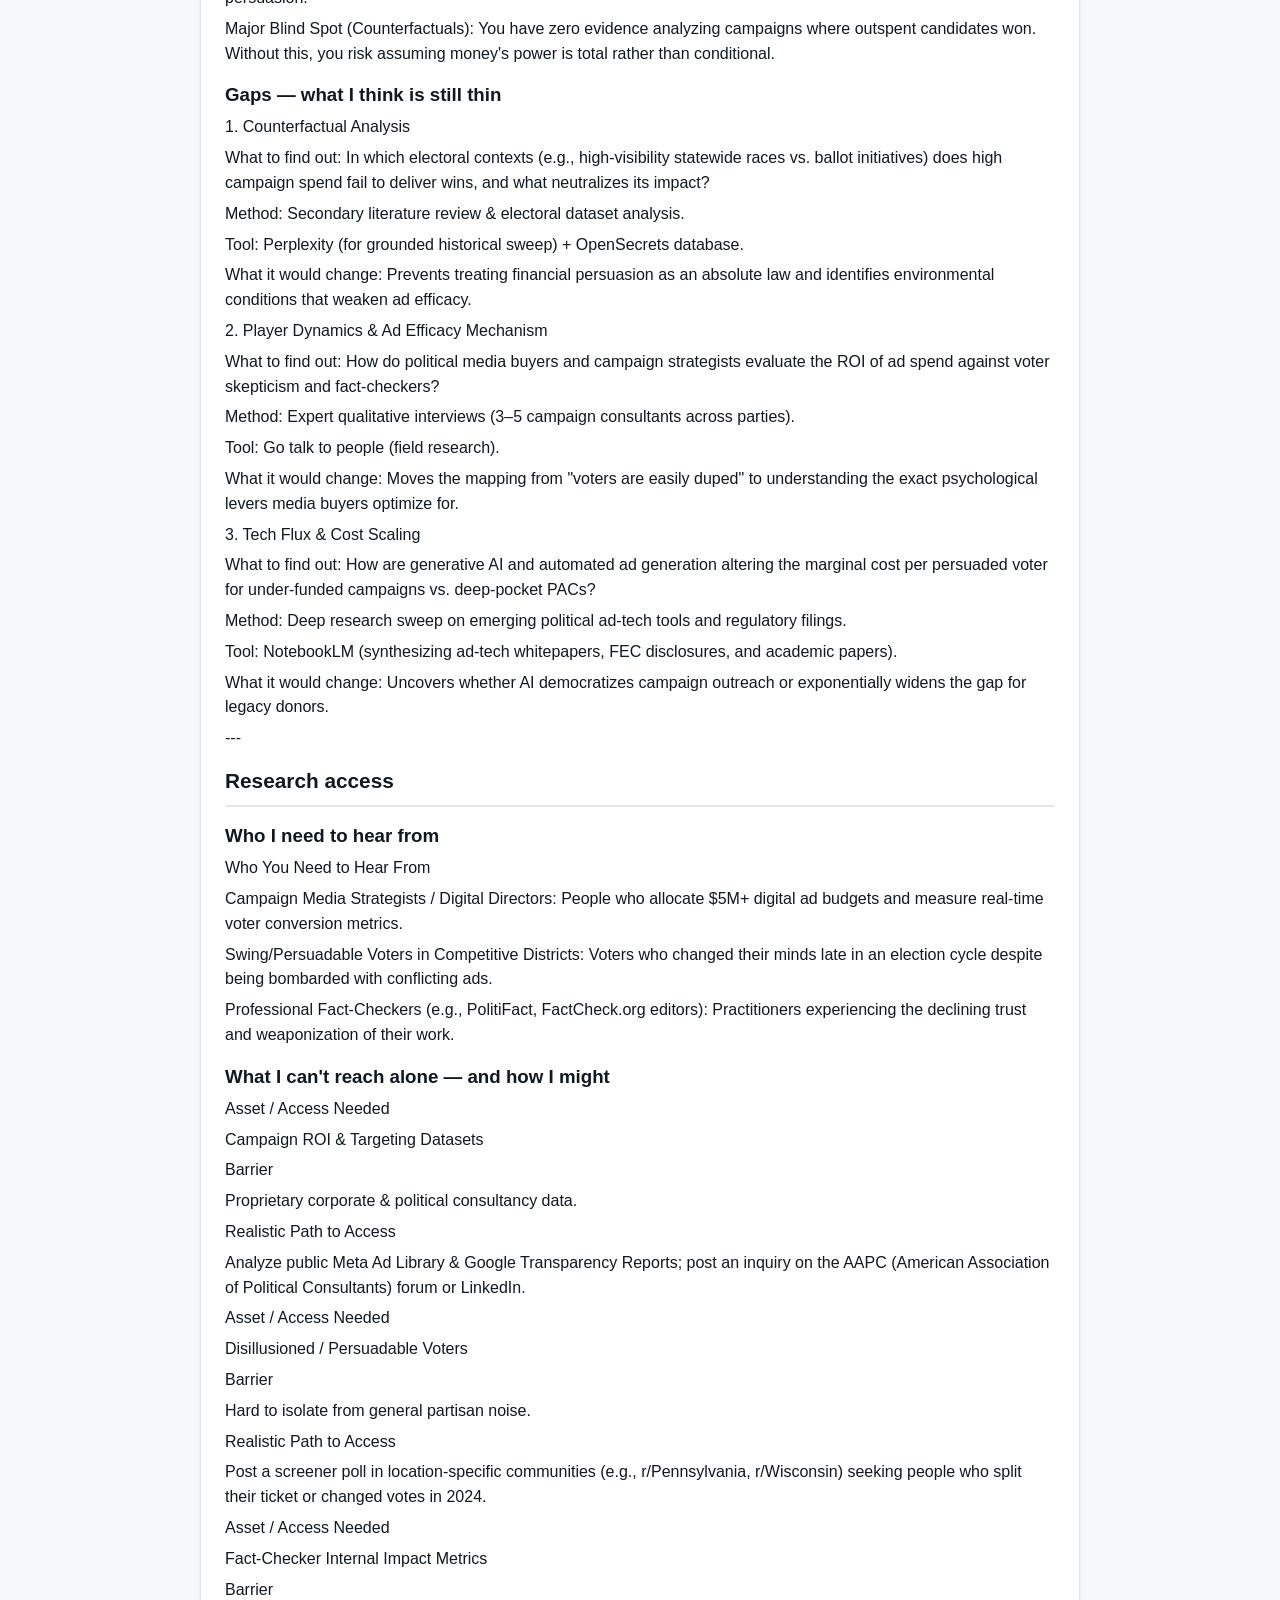
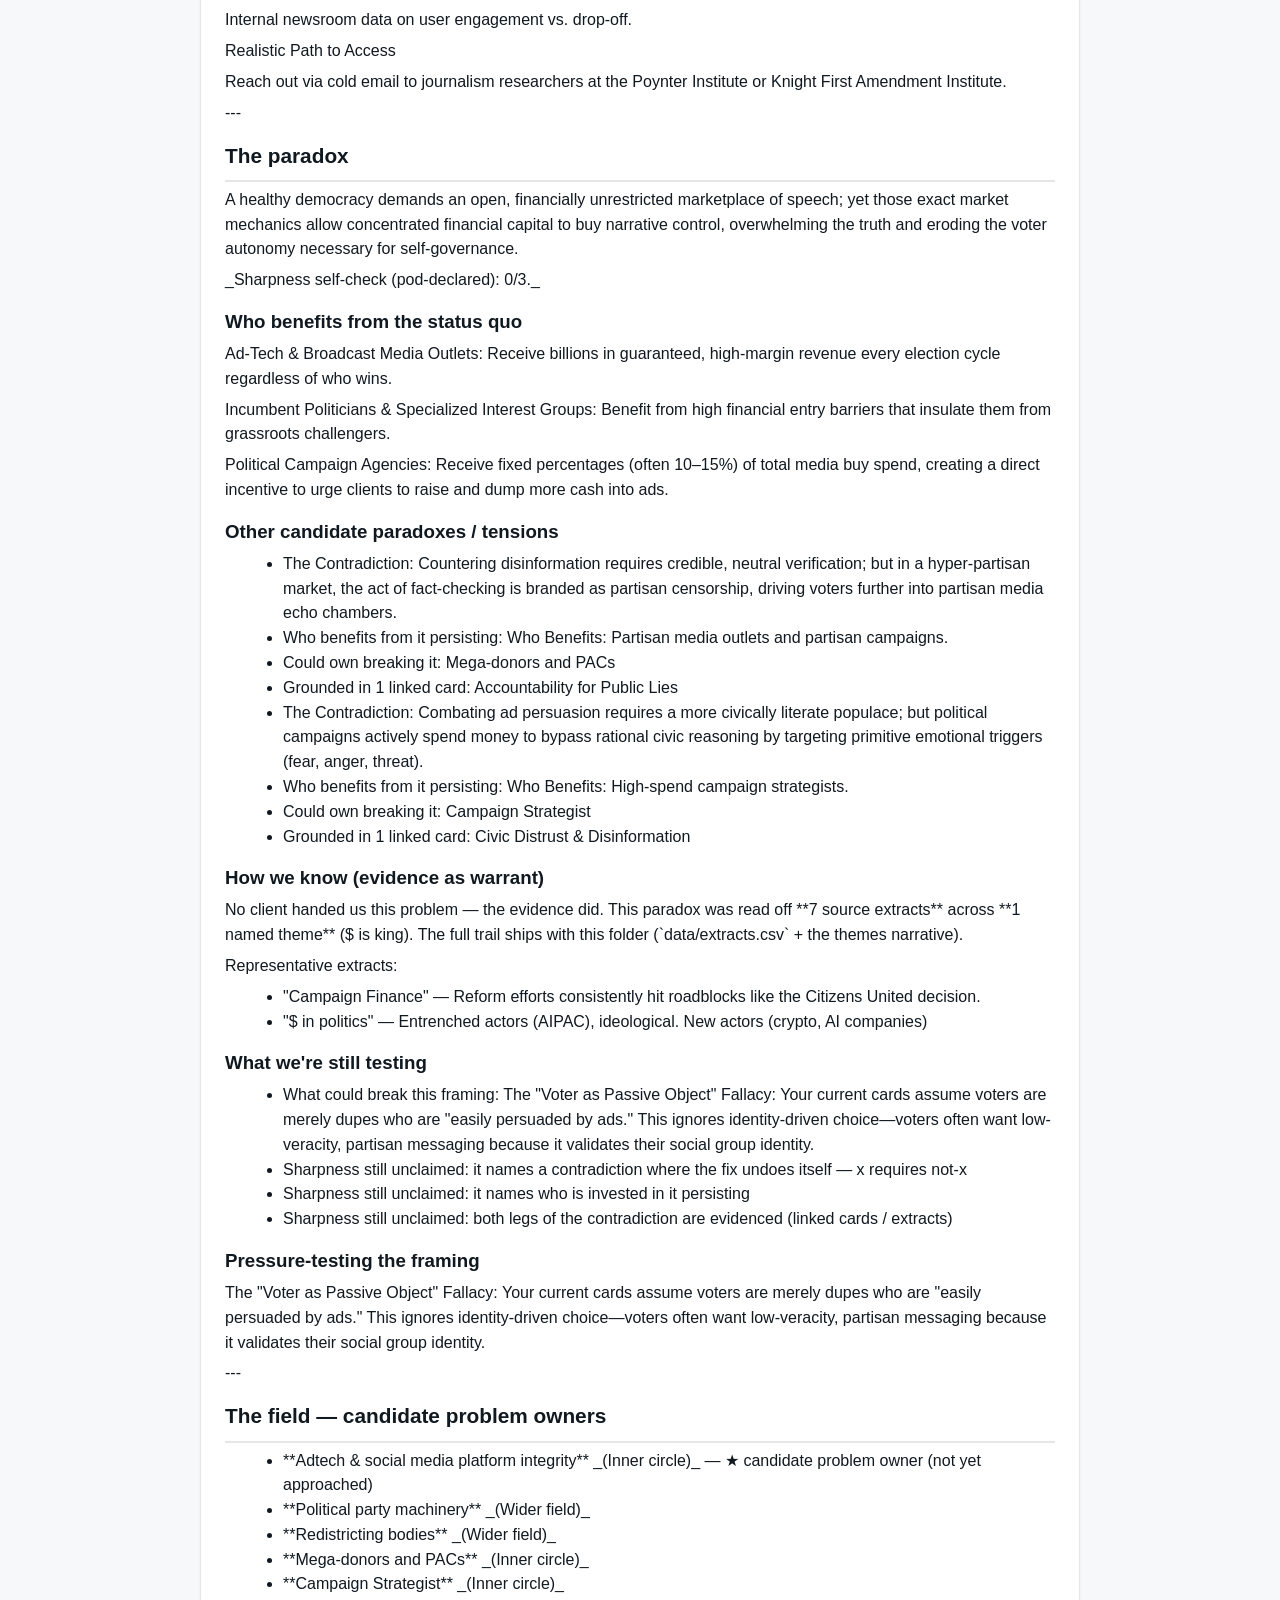
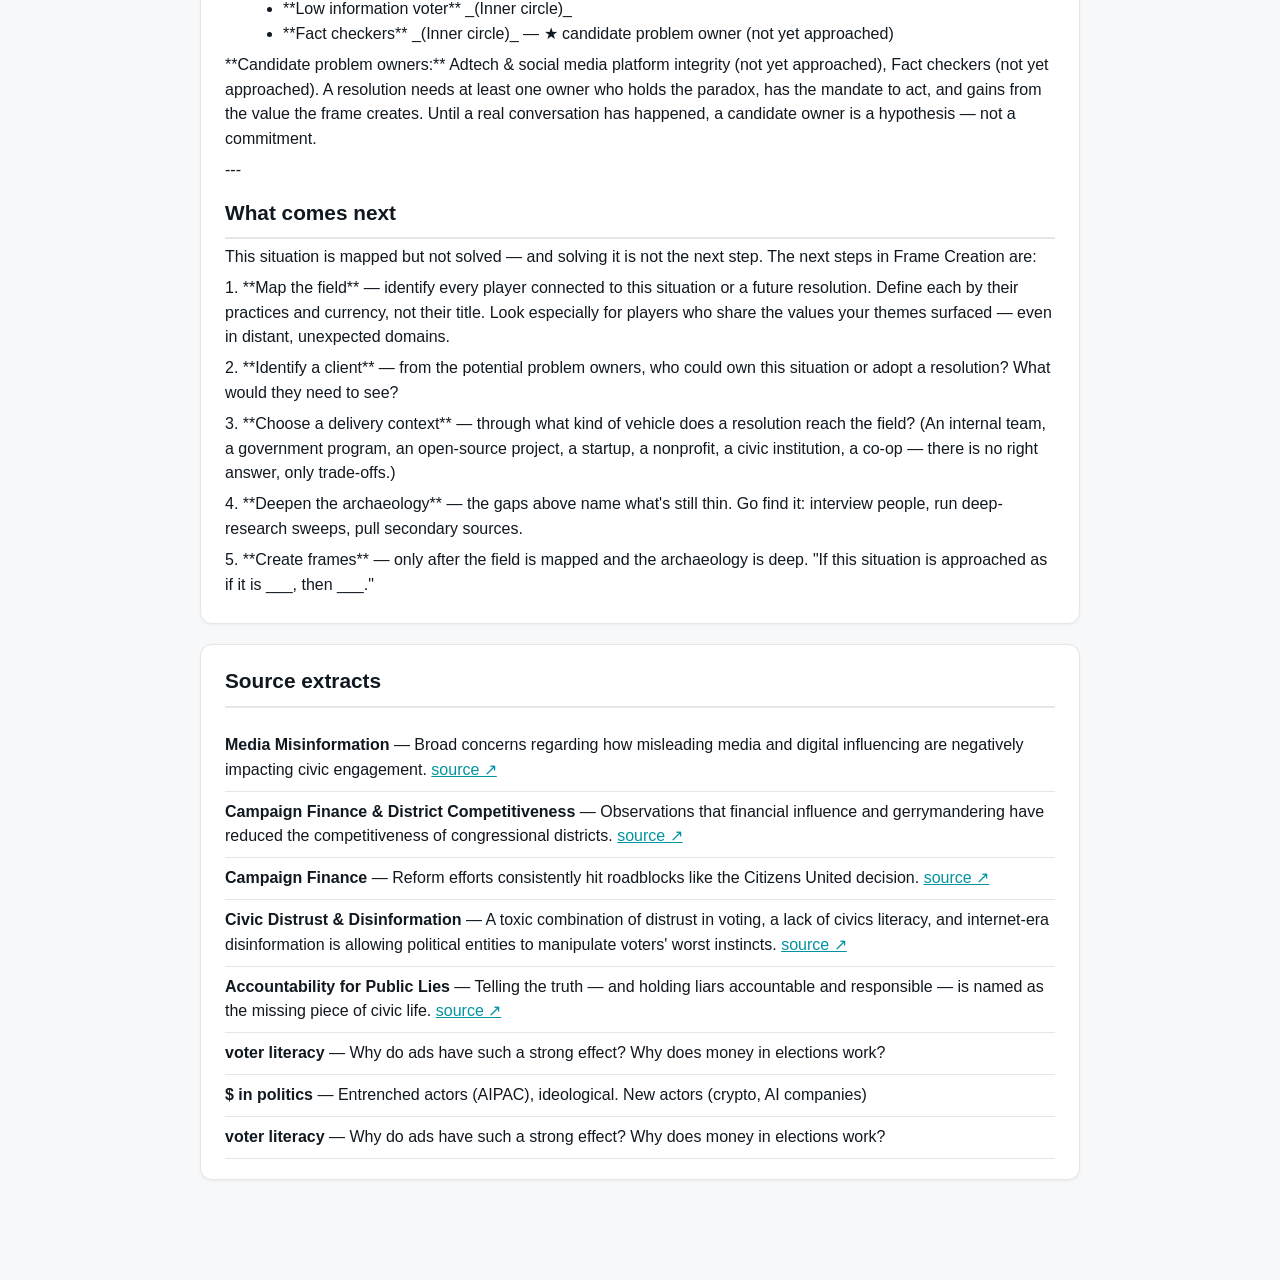
<file: report.html>
<!doctype html>
<html lang="en">
<head>
<meta charset="utf-8">
<meta name="viewport" content="width=device-width, initial-scale=1">
<title>Money is too effective in campaigns — the full map</title>
<link rel="stylesheet" href="./assets/style.css">
</head>
<body>
<p class="backlink"><a href="./index.html">← Back to the pod pitch</a></p>
<main id="report"><p class="loading">Loading…</p></main>
<script src="./data/site-data.js"></script>
<script src="./assets/viewer.js"></script>
</body>
</html>
</file>
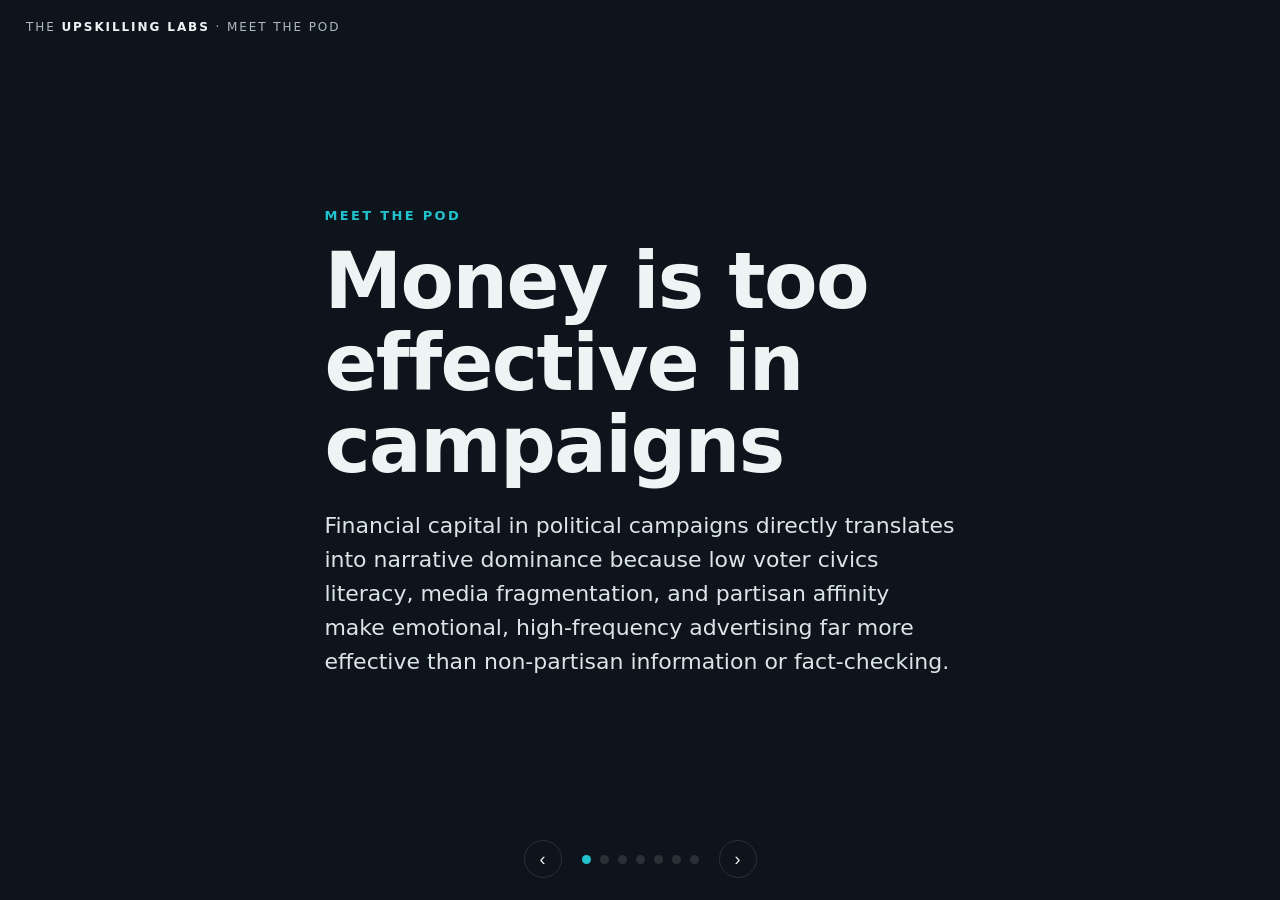
<file: slides.html>
<!doctype html>
<html lang="en"><head><meta charset="utf-8"><meta name="viewport" content="width=device-width, initial-scale=1">
<title>Money is too effective in campaigns — Meet the Pod</title>
<style>
:root{--paper:#0d141b;--teal:#22c3cf;--fog:#aeb9bf;--line:rgba(255,255,255,.12);}
*{box-sizing:border-box;margin:0;padding:0}html,body{height:100%}
body{background:var(--paper);color:#eef3f4;font-family:ui-sans-serif,system-ui,-apple-system,"Segoe UI",Roboto,Helvetica,Arial,sans-serif;overflow:hidden}
.slide{position:absolute;inset:0;display:none;align-items:center;justify-content:center;padding:8vh 9vw}
.slide.active{display:flex}
.slide-inner{max-width:62ch;width:100%}
.eyebrow{font-size:13px;letter-spacing:.18em;text-transform:uppercase;color:var(--teal);font-weight:700;margin-bottom:18px}
h1{font-size:clamp(30px,6vw,58px);line-height:1.05;letter-spacing:-.02em;font-weight:800;margin-bottom:22px;text-wrap:balance}
.body{font-size:clamp(17px,2.3vw,22px);line-height:1.55;color:#dbe4e6}.body p{margin-bottom:12px}.body .muted{color:var(--fog);font-size:.9em}
ul.themes{list-style:none;display:flex;flex-direction:column;gap:15px}ul.themes li{border-left:2px solid var(--teal);padding-left:16px}
ul.themes .tier{display:block;font-size:12px;letter-spacing:.12em;text-transform:uppercase;color:var(--teal);font-weight:700;margin-bottom:3px}
ul.themes .tt{display:block;font-weight:700;font-size:1.05em}ul.themes .td{display:block;color:var(--fog);font-size:.82em;margin-top:4px}
ul.tension-list{list-style:none;display:flex;flex-direction:column;gap:10px;margin-top:6px}ul.tension-list li{border-left:2px solid var(--fog);padding-left:14px;font-size:.85em}
ul.tension-list .tmeta{display:block;color:var(--fog);font-size:.82em;margin-top:2px}.body .tiny{font-size:.72em;letter-spacing:.03em;margin-top:14px}
.slide.cover h1{font-size:clamp(38px,8vw,78px)}.slide.join .slide-inner{text-align:center}
.nav{position:fixed;bottom:22px;left:0;right:0;display:flex;align-items:center;justify-content:center;gap:20px;z-index:5}
.dots{display:flex;gap:9px}.dot{width:9px;height:9px;border-radius:50%;border:none;background:var(--line);cursor:pointer;padding:0}.dot.on{background:var(--teal)}
.arrow{background:none;border:1px solid var(--line);color:#eef3f4;width:38px;height:38px;border-radius:50%;cursor:pointer;font-size:18px;line-height:1}.arrow:hover{border-color:var(--teal)}
.brand{position:fixed;top:20px;left:26px;font-size:12px;letter-spacing:.16em;text-transform:uppercase;color:var(--fog)}.brand b{color:#eef3f4}
</style></head>
<body>
<div class="brand">The <b>Upskilling Labs</b> · Meet the Pod</div>
<section class="slide cover active" data-i="0"><div class="slide-inner"><div class="eyebrow">Meet the Pod</div><h1>Money is too effective in campaigns</h1><div class="body"><p>Financial capital in political campaigns directly translates into narrative dominance because low voter civics literacy, media fragmentation, and partisan affinity make emotional, high-frequency advertising far more effective than non-partisan information or fact-checking.</p></div></div></section>
<section class="slide para" data-i="1"><div class="slide-inner"><div class="eyebrow">The Paradox</div><h1>Why this stays stuck</h1><div class="body"><p>A healthy democracy demands an open, financially unrestricted marketplace of speech; yet those exact market mechanics allow concentrated financial capital to buy narrative control, overwhelming the truth and eroding the voter autonomy necessary for self-governance.</p><p class="muted"><strong>Who benefits from the status quo:</strong> Ad-Tech &amp; Broadcast Media Outlets: Receive billions in guaranteed, high-margin revenue every election cycle regardless of who wins.

Incumbent Politicians &amp; Specialized Interest Groups: Benefit from high financial entry barriers that insulate them from grassroots challengers.

Political Campaign Agencies: Receive fixed percentages (often 10–15%) of total media buy spend, creating a direct incentive to urge clients to raise and dump more cash into ads.</p><p class="muted"><strong>Other tensions we're holding:</strong></p><ul class="tension-list"><li>The Contradiction: Countering disinformation requires credible, neutral verification; but in a hyper-partisan market, the act of fact-checking is branded as partisan censorship, driving voters further into partisan media echo chambers.<span class="tmeta">benefits:  Who Benefits: Partisan media outlets and partisan campaigns. · could own it: Mega-donors and PACs · grounded in 1 card</span></li><li>The Contradiction: Combating ad persuasion requires a more civically literate populace; but political campaigns actively spend money to bypass rational civic reasoning by targeting primitive emotional triggers (fear, anger, threat).<span class="tmeta">benefits:  Who Benefits: High-spend campaign strategists. · could own it: Campaign Strategist · grounded in 1 card</span></li></ul><p class="muted tiny">Sharpness self-check (pod-declared): 0/3</p></div></div></section>
<section class="slide warrant" data-i="2"><div class="slide-inner"><div class="eyebrow">How we know</div><h1>The evidence is the warrant</h1><div class="body"><p>No client handed us this problem — the evidence did. This paradox was read off <strong>7 source extracts</strong> across <strong>1 named theme</strong>.</p><p class="muted">“Campaign Finance” — Reform efforts consistently hit roadblocks like the Citizens United decision.</p><p class="muted">“$ in politics” — Entrenched actors (AIPAC), ideological. New actors (crypto, AI companies)</p><p class="muted tiny">Full trail: data/extracts.csv in our pod repo.</p></div></div></section>
<section class="slide themes" data-i="3"><div class="slide-inner"><div class="eyebrow">What we found</div><h1>The themes beneath it</h1><div class="body"><ul class="themes"><li><span class="tier">Theme</span><span class="tt">$ is king</span><span class="td">$ funds more partisan sources, which is more powerful than non-partisan sources for election information.</span></li><li><span class="tier">Pattern</span><span class="tt">More $ = More Wins</span><span class="td">The more $ that groups can put into campaigns, the more elections wins they will have</span></li><li><span class="tier">Pattern</span><span class="tt">People seek bad sources</span><span class="td">People are more persuaded by partisan messaging than not</span></li></ul></div></div></section>
<section class="slide field" data-i="4"><div class="slide-inner"><div class="eyebrow">The Field</div><h1>Who this touches</h1><div class="body"><p class="muted"><strong>Candidate problem owners:</strong> Adtech &amp; social media platform integrity (not yet approached), Fact checkers (not yet approached)</p><p class="muted"><strong>Voices we still need:</strong> Who You Need to Hear From

    Campaign Media Strategists / Digital Directors: People who allocate $5M+ digital ad budgets and measure real-time voter conversion metrics.

    Swing/Persuadable Voters in Competitive Districts: Voters who changed their minds late in an election cycle despite being bombarded with conflicting ads.

    Professional Fact-Checkers (e.g., PolitiFact, FactCheck.org editors): Practitioners experiencing the declining trust and weaponization of their work.</p></div></div></section>
<section class="slide testing" data-i="5"><div class="slide-inner"><div class="eyebrow">What we're still testing</div><h1>This is a live inquiry</h1><div class="body"><p class="muted">We formed around evidence, not a brief — so we bring our open questions with us.</p><ul class="tension-list"><li>What could break this framing: The &quot;Voter as Passive Object&quot; Fallacy: Your current cards assume voters are merely dupes who are &quot;easily persuaded by ads.&quot; This ignores identity-driven choice—voters often want low-veracity, partisan messaging because it validates their social group identity.</li><li>Sharpness still unclaimed: it names a contradiction where the fix undoes itself — x requires not-x</li><li>Sharpness still unclaimed: it names who is invested in it persisting</li><li>Sharpness still unclaimed: both legs of the contradiction are evidenced (linked cards / extracts)</li></ul></div></div></section>
<section class="slide join" data-i="6"><div class="slide-inner"><div class="eyebrow">Join us</div><h1>Build with the Money is too effective in campaigns pod</h1><div class="body"><p>We're forming a pod around this paradox. If it pulls at you, come help us frame it — and find the problem owner who can move it.</p></div></div></section>
<div class="nav"><button class="arrow" id="prev" aria-label="Previous">‹</button><div class="dots" id="dots"><button class="dot on" data-i="0" aria-label="Slide 1"></button><button class="dot" data-i="1" aria-label="Slide 2"></button><button class="dot" data-i="2" aria-label="Slide 3"></button><button class="dot" data-i="3" aria-label="Slide 4"></button><button class="dot" data-i="4" aria-label="Slide 5"></button><button class="dot" data-i="5" aria-label="Slide 6"></button><button class="dot" data-i="6" aria-label="Slide 7"></button></div><button class="arrow" id="next" aria-label="Next">›</button></div>
<script>
(function(){var slides=[].slice.call(document.querySelectorAll(".slide"));var dots=[].slice.call(document.querySelectorAll(".dot"));var i=0;function go(n){i=Math.max(0,Math.min(slides.length-1,n));slides.forEach(function(s,k){s.classList.toggle("active",k===i);});dots.forEach(function(d,k){d.classList.toggle("on",k===i);});}document.getElementById("next").onclick=function(){go(i+1);};document.getElementById("prev").onclick=function(){go(i-1);};dots.forEach(function(d){d.onclick=function(){go(+d.getAttribute("data-i"));};});document.addEventListener("keydown",function(e){if(e.key==="ArrowRight"||e.key===" ")go(i+1);else if(e.key==="ArrowLeft")go(i-1);});})();
</script>
</body></html>
</file>
<file: assets/style.css>
:root{--teal:#0094a0;--red:#ee1c25;--ink:#101820;--bg:#ffffff;--cloud:#e6e6e6;--muted:#5b6470}
*{box-sizing:border-box}body{margin:0;font-family:-apple-system,BlinkMacSystemFont,"Segoe UI",Roboto,Helvetica,Arial,sans-serif;color:var(--ink);background:#f7f8fa;line-height:1.55}
#report{max-width:920px;margin:0 auto;padding:32px 20px 80px}
.loading{color:var(--muted)}
.backlink{max-width:920px;margin:0 auto;padding:20px 20px 0;font-size:.9rem}
.backlink a{color:var(--teal);text-decoration:none}
.backlink a:hover{text-decoration:underline}
.site-head h1{font-size:2rem;margin:0 0 8px}
.site-head .concept{font-size:1.1rem;color:var(--muted);margin:0 0 8px}
section{background:#fff;border:1px solid var(--cloud);border-radius:12px;padding:20px 24px;margin:20px 0;box-shadow:0 1px 3px rgba(16,24,32,.06)}
section h2{margin-top:0;font-size:1.3rem;border-bottom:2px solid var(--cloud);padding-bottom:8px}
.narrative h1,.narrative h2,.narrative h3{margin:14px 0 6px}
.narrative ul{margin:6px 0 6px 18px}
.narrative p{margin:6px 0}
.map{width:100%;height:auto;max-height:70vh;border:1px solid var(--cloud);border-radius:8px;background:#fbfbfd}
.extracts ul{list-style:none;margin:0;padding:0}
.extracts li{padding:8px 0;border-bottom:1px solid var(--cloud)}
.extracts a{color:var(--teal)}
@media print{body{background:#fff}section{box-shadow:none;border:none}}
</file>
